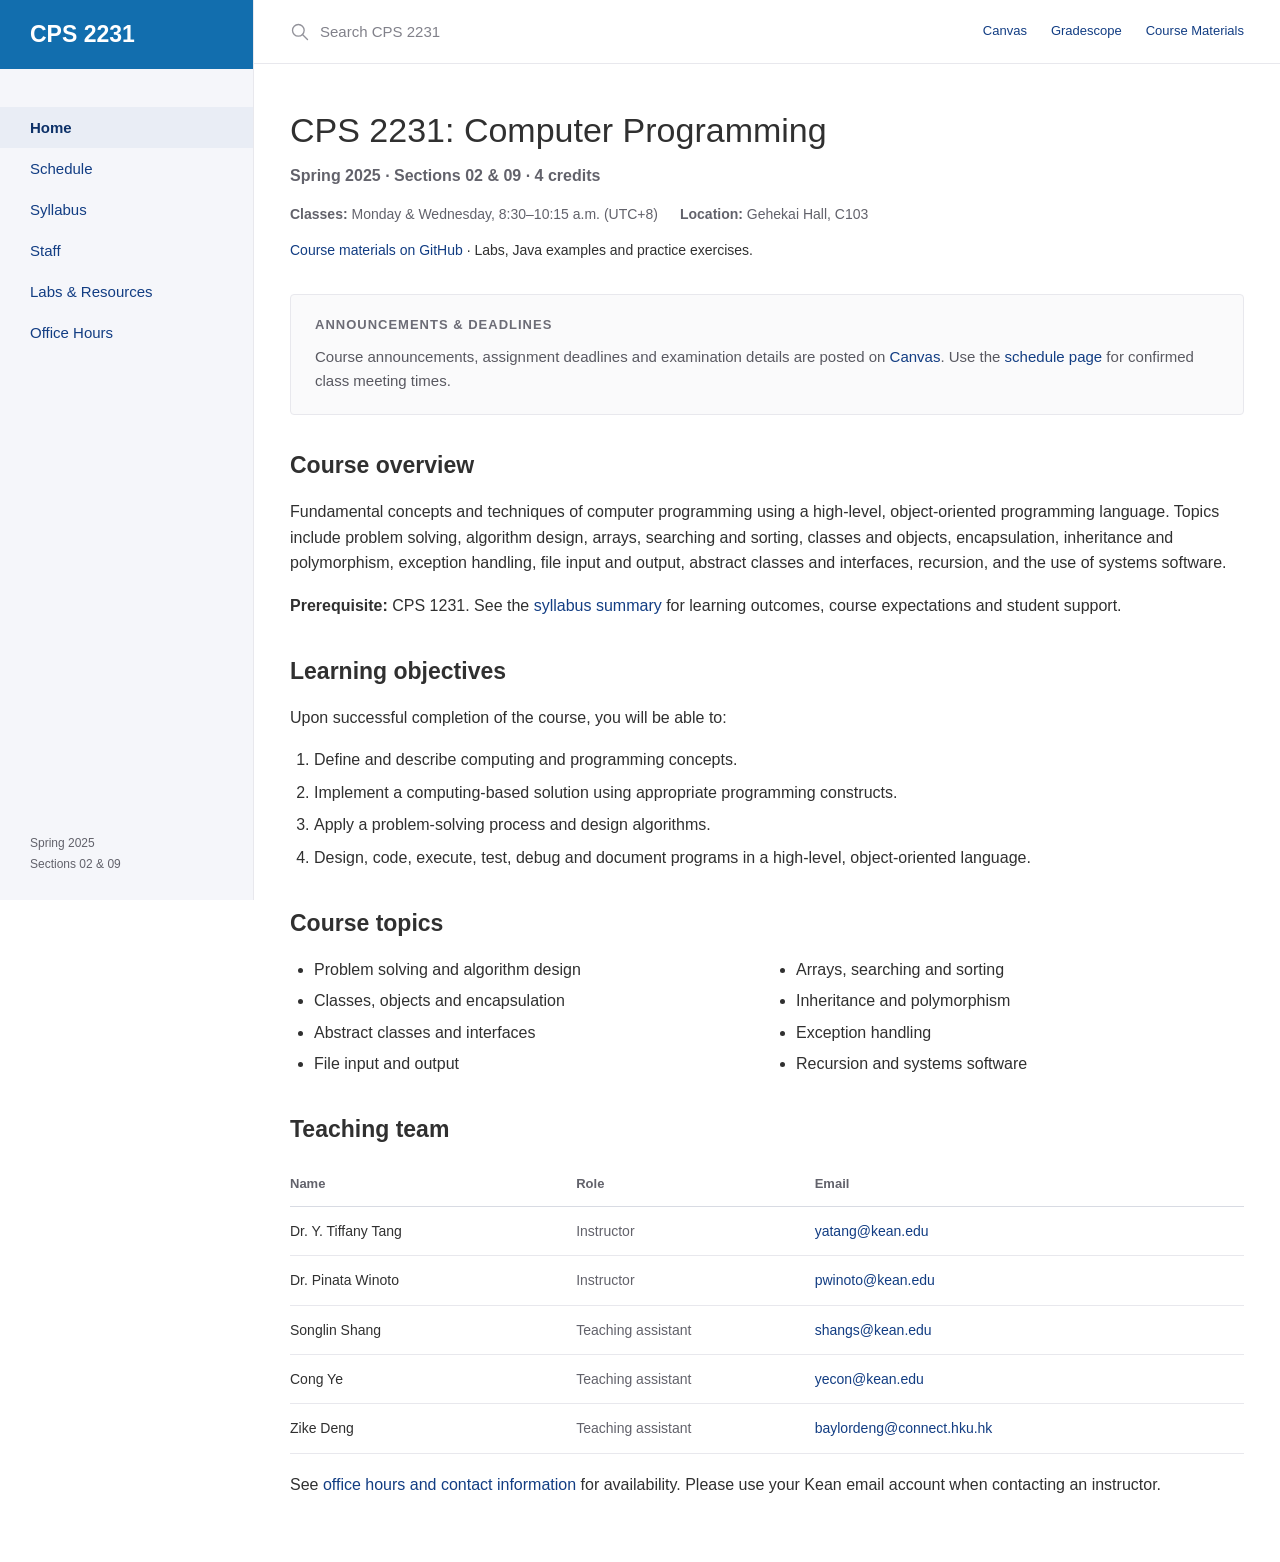
<file: index.html>
<!doctype html>
<html lang="en" id="top">
<head>
 <meta charset="utf-8">
 <meta name="viewport" content="width=device-width, initial-scale=1">
 <meta name="description" content="CPS 2231 Computer Programming course resources. Spring 2025, Sections 02 &amp; 09: syllabus, class schedule, labs and teaching contacts.">
 <meta name="theme-color" content="#ffffff">
 <title>Computer Programming | CPS 2231 · Spring 2025</title>
 <link rel="icon" href="assets/favicon.svg" type="image/svg+xml">
 <link rel="stylesheet" href="assets/site.css">
 <script src="assets/search-index.js" defer></script>
 <script src="assets/site.js" defer></script>
</head>
<body>
<a class="skip-link" href="#main">Skip to content</a>
<aside class="course-sidebar" aria-label="Course sidebar">
<div class="sidebar-heading"><a class="brand" href="index.html" aria-label="CPS 2231 course home">CPS 2231</a><button class="menu-toggle" type="button" aria-expanded="false" aria-controls="course-navigation">Menu</button></div>
<nav class="site-nav" id="course-navigation" aria-label="Main navigation"><a href="index.html" aria-current="page">Home</a><a href="calendar.html">Schedule</a><a href="syllabus.html">Syllabus</a><a href="index.html#teaching-team">Staff</a><a href="lab.html">Labs &amp; Resources</a><a href="office-hours.html">Office Hours</a></nav>
<div class="sidebar-term">Spring 2025<span>Sections 02 &amp; 09</span></div>
</aside>
<header class="topbar">
<form class="site-search" role="search" hidden data-site-root=""><label class="search-field"><svg class="icon" viewBox="0 0 24 24" aria-hidden="true"><circle cx="10" cy="10" r="7"/><path d="m15 15 6 6"/></svg><span class="sr-only">Search course pages</span><input type="search" name="q" placeholder="Search CPS 2231" autocomplete="off" aria-controls="course-search-results" aria-describedby="search-help"></label><span class="sr-only" id="search-help">Search the syllabus, schedule, laboratory resources and course contacts. Press Escape to close results.</span><div class="search-results" id="course-search-results" aria-label="Search results" hidden></div><span class="sr-only" data-search-status role="status" aria-live="polite"></span></form>
<nav class="top-links" aria-label="Course services"><a class="" href="https://kean.instructure.com/courses/36694" target="_blank" rel="noopener noreferrer">Canvas<span class="sr-only"> (opens in a new tab)</span></a><a class="" href="https://www.gradescope.com/courses/994070" target="_blank" rel="noopener noreferrer">Gradescope<span class="sr-only"> (opens in a new tab)</span></a><a class="optional-link" href="https://github.com/cps2231-course/CPS2231-Teaching-Assistant-Materials" target="_blank" rel="noopener noreferrer">Course Materials<span class="sr-only"> (opens in a new tab)</span></a></nav>
</header>
<main id="main">
<div class="container course-heading">
<h1>CPS 2231: Computer Programming</h1>
<p class="term-line">Spring 2025 · Sections 02 &amp; 09 · 4 credits</p><p class="meeting-summary"><span><strong>Classes:</strong> Monday &amp; Wednesday, 8:30–10:15 a.m. (UTC+8)</span><span><strong>Location:</strong> Gehekai Hall, C103</span></p>
<p class="course-materials"><a href="https://github.com/cps2231-course/CPS2231-Teaching-Assistant-Materials" target="_blank" rel="noopener noreferrer">Course materials on GitHub<span class="sr-only"> (opens in a new tab)</span></a> · Labs, Java examples and practice exercises.</p>
</div>
<div class="container course-layout"><div class="course-content"><section class="announcement-section" id="announcements"><h2>Announcements &amp; deadlines</h2><div class="update-note"><p>Course announcements, assignment deadlines and examination details are posted on <a href="https://kean.instructure.com/courses/36694" target="_blank" rel="noopener noreferrer">Canvas<span class="sr-only"> (opens in a new tab)</span></a>. Use the <a href="calendar.html">schedule page</a> for confirmed class meeting times.</p></div></section>
<section class="course-section" id="overview"><h2>Course overview</h2>
<p>Fundamental concepts and techniques of computer programming using a high-level, object-oriented programming language. Topics include problem solving, algorithm design, arrays, searching and sorting, classes and objects, encapsulation, inheritance and polymorphism, exception handling, file input and output, abstract classes and interfaces, recursion, and the use of systems software.</p>
<p><strong>Prerequisite:</strong> CPS 1231. See the <a href="syllabus.html">syllabus summary</a> for learning outcomes, course expectations and student support.</p></section>

<section class="course-section" id="outcomes"><h2>Learning objectives</h2><p>Upon successful completion of the course, you will be able to:</p><ol class="outcomes-list"><li>Define and describe computing and programming concepts.</li><li>Implement a computing-based solution using appropriate programming constructs.</li><li>Apply a problem-solving process and design algorithms.</li><li>Design, code, execute, test, debug and document programs in a high-level, object-oriented language.</li></ol></section>
<section class="course-section" id="topics"><h2>Course topics</h2><ul class="topics-list"><li>Problem solving and algorithm design</li><li>Arrays, searching and sorting</li><li>Classes, objects and encapsulation</li><li>Inheritance and polymorphism</li><li>Abstract classes and interfaces</li><li>Exception handling</li><li>File input and output</li><li>Recursion and systems software</li></ul></section>
<section class="course-section" id="teaching-team"><h2>Teaching team</h2><table class="staff-table"><thead><tr><th scope="col">Name</th><th scope="col">Role</th><th scope="col">Email</th></tr></thead><tbody><tr><td>Dr. Y. Tiffany Tang</td><td class="staff-role">Instructor</td><td><a href="mailto:yatang@kean.edu">yatang@kean.edu</a></td></tr><tr><td>Dr. Pinata Winoto</td><td class="staff-role">Instructor</td><td><a href="mailto:pwinoto@kean.edu">pwinoto@kean.edu</a></td></tr><tr><td>Songlin Shang</td><td class="staff-role">Teaching assistant</td><td><a href="mailto:shangs@kean.edu">shangs@kean.edu</a></td></tr><tr><td>Cong Ye</td><td class="staff-role">Teaching assistant</td><td><a href="mailto:yecon@kean.edu">yecon@kean.edu</a></td></tr><tr><td>Zike Deng</td><td class="staff-role">Teaching assistant</td><td><a href="mailto:baylordeng@connect.hku.hk">baylordeng@connect.hku.hk</a></td></tr></tbody></table><p>See <a href="office-hours.html">office hours and contact information</a> for availability. Please use your Kean email account when contacting an instructor.</p></section>
</div></div>
</main>
</body>
</html>
</file>
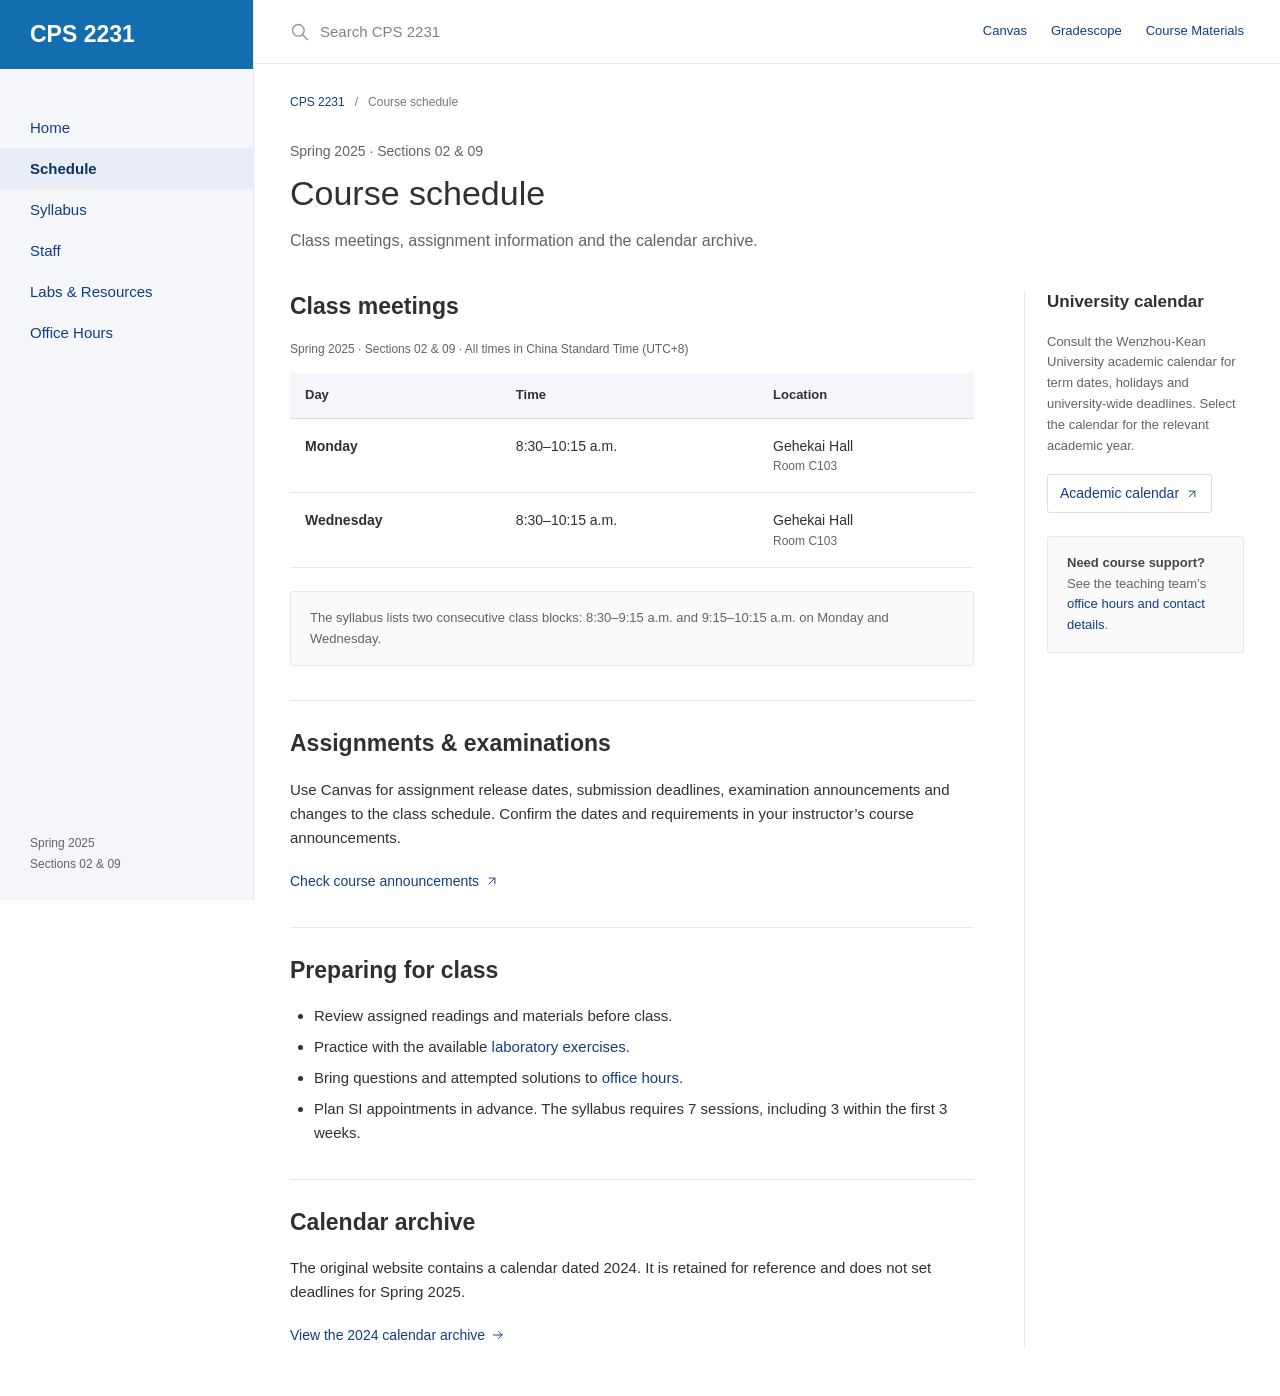
<file: calendar.html>
<!doctype html>
<html lang="en" id="top">
<head>
 <meta charset="utf-8">
 <meta name="viewport" content="width=device-width, initial-scale=1">
 <meta name="description" content="Weekly class meetings and schedule guidance for CPS 2231, Spring 2025, Sections 02 &amp; 09.">
 <meta name="theme-color" content="#ffffff">
 <title>Course Schedule | CPS 2231 · Spring 2025</title>
 <link rel="icon" href="assets/favicon.svg" type="image/svg+xml">
 <link rel="stylesheet" href="assets/site.css">
 <script src="assets/search-index.js" defer></script>
 <script src="assets/site.js" defer></script>
</head>
<body>
<a class="skip-link" href="#main">Skip to content</a>
<aside class="course-sidebar" aria-label="Course sidebar">
<div class="sidebar-heading"><a class="brand" href="index.html" aria-label="CPS 2231 course home">CPS 2231</a><button class="menu-toggle" type="button" aria-expanded="false" aria-controls="course-navigation">Menu</button></div>
<nav class="site-nav" id="course-navigation" aria-label="Main navigation"><a href="index.html">Home</a><a href="calendar.html" aria-current="page">Schedule</a><a href="syllabus.html">Syllabus</a><a href="index.html#teaching-team">Staff</a><a href="lab.html">Labs &amp; Resources</a><a href="office-hours.html">Office Hours</a></nav>
<div class="sidebar-term">Spring 2025<span>Sections 02 &amp; 09</span></div>
</aside>
<header class="topbar">
<form class="site-search" role="search" hidden data-site-root=""><label class="search-field"><svg class="icon" viewBox="0 0 24 24" aria-hidden="true"><circle cx="10" cy="10" r="7"/><path d="m15 15 6 6"/></svg><span class="sr-only">Search course pages</span><input type="search" name="q" placeholder="Search CPS 2231" autocomplete="off" aria-controls="course-search-results" aria-describedby="search-help"></label><span class="sr-only" id="search-help">Search the syllabus, schedule, laboratory resources and course contacts. Press Escape to close results.</span><div class="search-results" id="course-search-results" aria-label="Search results" hidden></div><span class="sr-only" data-search-status role="status" aria-live="polite"></span></form>
<nav class="top-links" aria-label="Course services"><a class="" href="https://kean.instructure.com/courses/36694" target="_blank" rel="noopener noreferrer">Canvas<span class="sr-only"> (opens in a new tab)</span></a><a class="" href="https://www.gradescope.com/courses/994070" target="_blank" rel="noopener noreferrer">Gradescope<span class="sr-only"> (opens in a new tab)</span></a><a class="optional-link" href="https://github.com/cps2231-course/CPS2231-Teaching-Assistant-Materials" target="_blank" rel="noopener noreferrer">Course Materials<span class="sr-only"> (opens in a new tab)</span></a></nav>
</header>
<main id="main"><section class="page-intro"><div class="container"><div class="breadcrumb"><a href="index.html">CPS 2231</a><span aria-hidden="true">/</span><span>Course schedule</span></div><p class="eyebrow">Spring 2025 · Sections 02 &amp; 09</p><h1>Course schedule</h1><p class="intro-copy">Class meetings, assignment information and the calendar archive.</p></div></section>
<div class="container page-layout"><div><section class="content-section"><p class="section-label">Weekly class meetings</p><h2>Class meetings</h2><div class="table-wrap" tabindex="0" role="region" aria-label="Weekly class meetings; scroll horizontally on small screens"><table class="schedule-table"><caption>Spring 2025 · Sections 02 &amp; 09 · All times in China Standard Time (UTC+8)</caption><thead><tr><th scope="col">Day</th><th scope="col">Time</th><th scope="col">Location</th></tr></thead><tbody><tr><td><strong>Monday</strong></td><td>8:30–10:15 a.m.</td><td>Gehekai Hall<small>Room C103</small></td></tr><tr><td><strong>Wednesday</strong></td><td>8:30–10:15 a.m.</td><td>Gehekai Hall<small>Room C103</small></td></tr></tbody></table></div><div class="info-note">The syllabus lists two consecutive class blocks: 8:30–9:15 a.m. and 9:15–10:15 a.m. on Monday and Wednesday.</div></section>
<section class="content-section"><p class="section-label">Course deadlines</p><h2>Assignments &amp; examinations</h2><p>Use Canvas for assignment release dates, submission deadlines, examination announcements and changes to the class schedule. Confirm the dates and requirements in your instructor’s course announcements.</p><a class="text-link" href="https://kean.instructure.com/courses/36694" target="_blank" rel="noopener noreferrer">Check course announcements<svg class="icon" viewBox="0 0 24 24" aria-hidden="true"><path d="M7 17 17 7M7 7h10v10"/></svg><span class="sr-only"> (opens in a new tab)</span></a></section>
<section class="content-section"><p class="section-label">Each week</p><h2>Preparing for class</h2><ul class="check-list"><li>Review assigned readings and materials before class.</li><li>Practice with the available <a href="lab.html">laboratory exercises</a>.</li><li>Bring questions and attempted solutions to <a href="office-hours.html">office hours</a>.</li><li>Plan SI appointments in advance. The syllabus requires 7 sessions, including 3 within the first 3 weeks.</li></ul></section>
<section class="content-section"><p class="section-label">Previous course material</p><h2>Calendar archive</h2><p>The original website contains a calendar dated 2024. It is retained for reference and does not set deadlines for Spring 2025.</p><a class="text-link" href="archive/calendar-2024.html">View the 2024 calendar archive <svg class="icon" viewBox="0 0 24 24" aria-hidden="true"><path d="M4 12h15m-6-6 6 6-6 6"/></svg></a></section>
</div><aside class="page-aside"><p class="section-label">Important dates</p><h2>University calendar</h2><p>Consult the Wenzhou-Kean University academic calendar for term dates, holidays and university-wide deadlines. Select the calendar for the relevant academic year.</p><a class="button button-navy" href="https://www.wku.edu.cn/en/academics/academic-calendar" target="_blank" rel="noopener noreferrer">Academic calendar<svg class="icon" viewBox="0 0 24 24" aria-hidden="true"><path d="M7 17 17 7M7 7h10v10"/></svg><span class="sr-only"> (opens in a new tab)</span></a><div class="info-note"><strong>Need course support?</strong><p>See the teaching team’s <a href="office-hours.html">office hours and contact details</a>.</p></div></aside></div></main>
</body>
</html>
</file>
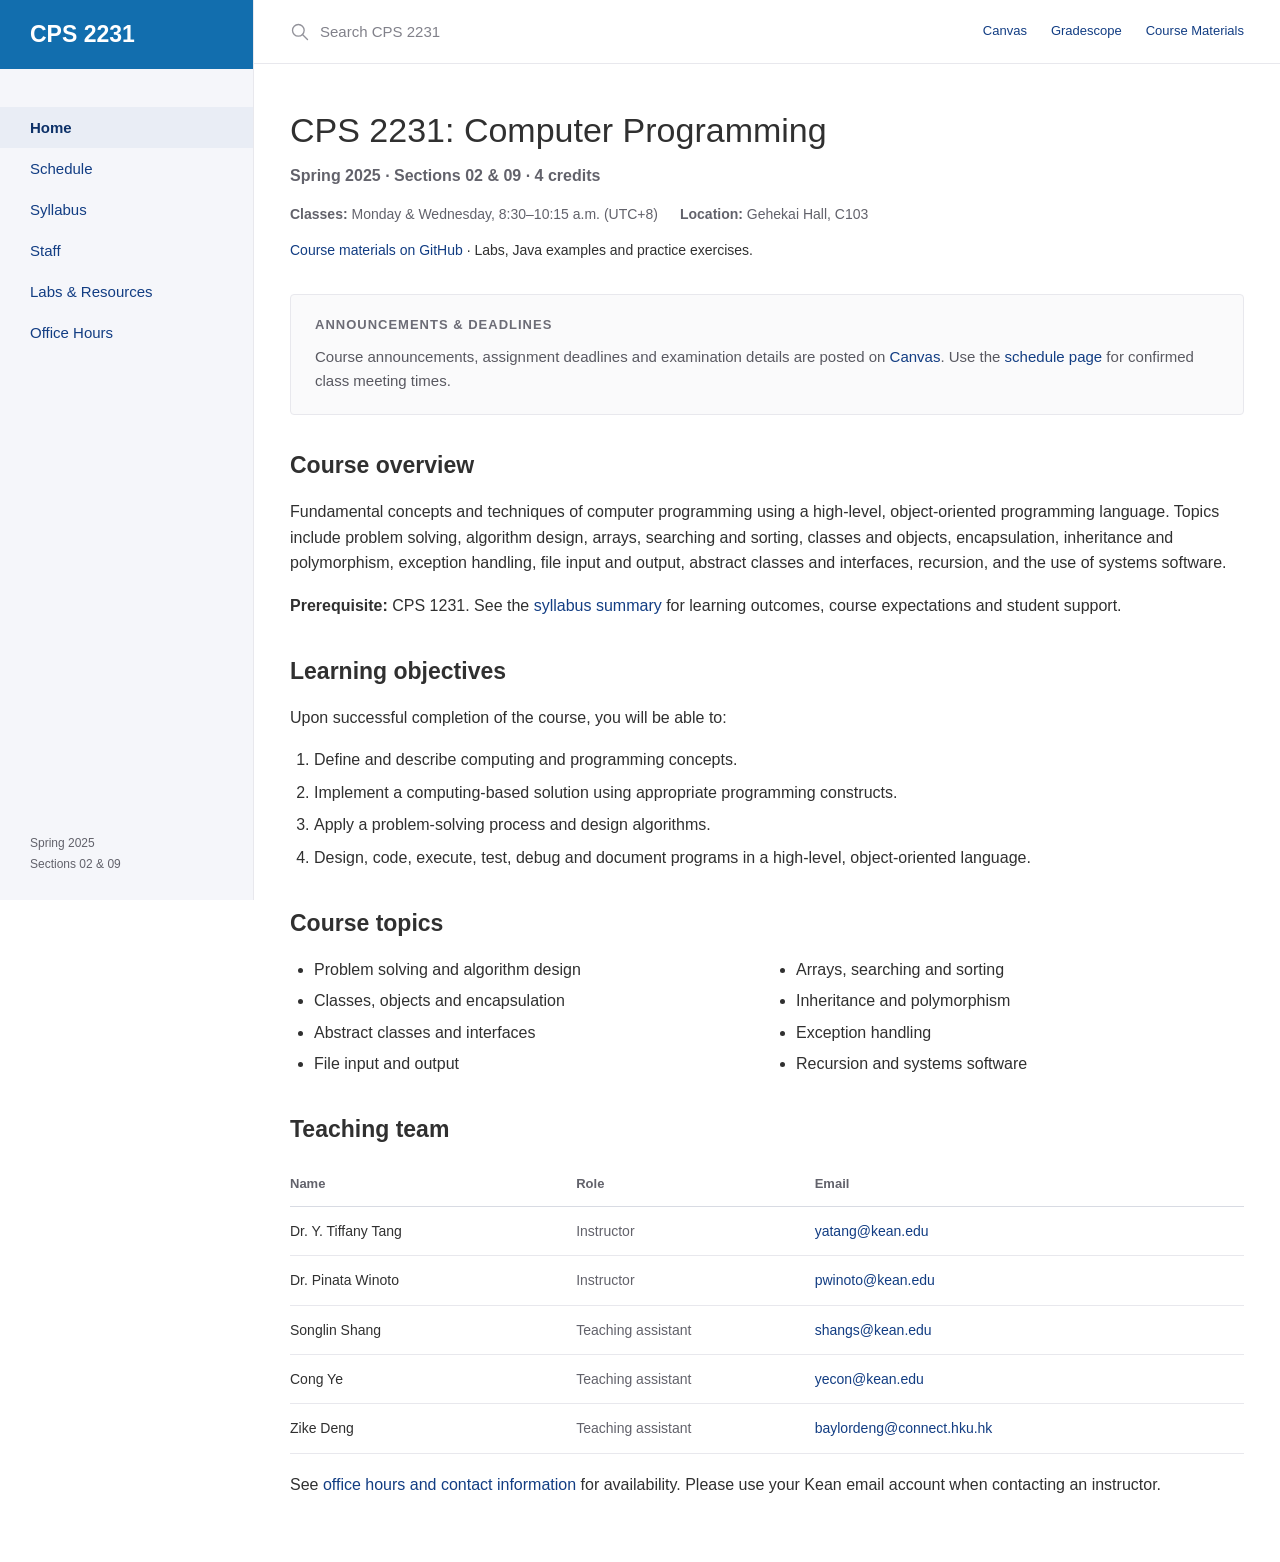
<file: home.html>
<!doctype html>
<html lang="en"><head><meta charset="utf-8"><meta name="viewport" content="width=device-width, initial-scale=1"><meta http-equiv="refresh" content="0; url=index.html"><title>CPS 2231 · Computer Programming</title><link rel="stylesheet" href="assets/site.css"></head><body><main class="container section"><h1>Computer Programming</h1><p>The course homepage is now at <a href="index.html">the course overview</a>.</p></main><script>window.location.replace('index.html' + window.location.search + window.location.hash);</script></body></html>
</file>
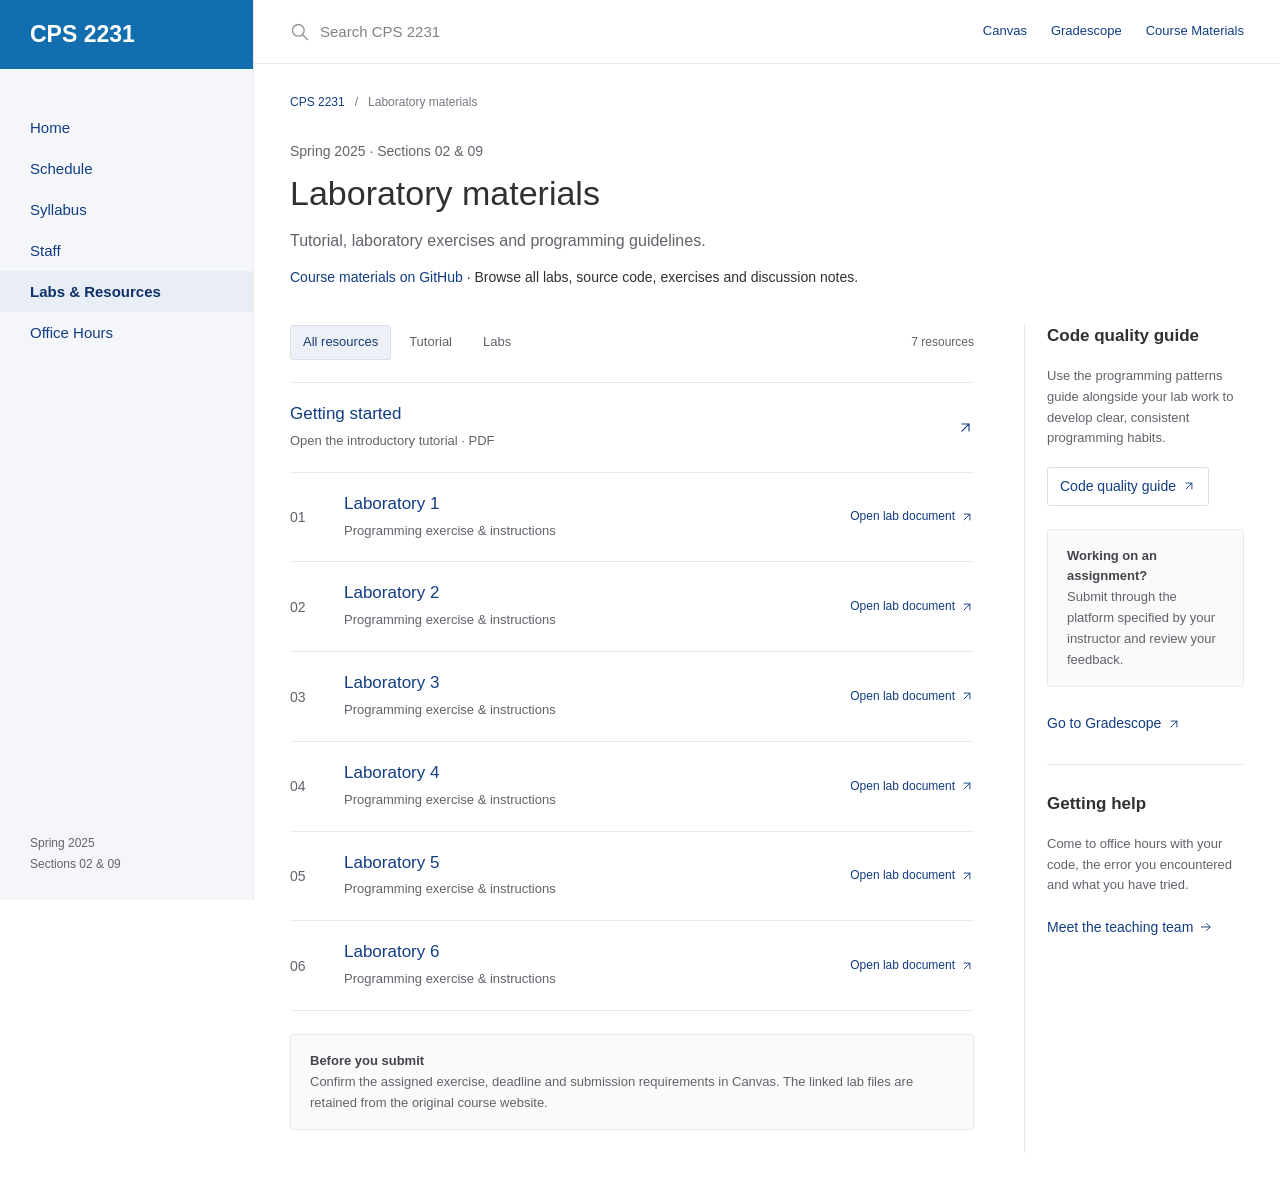
<file: lab.html>
<!doctype html>
<html lang="en" id="top">
<head>
 <meta charset="utf-8">
 <meta name="viewport" content="width=device-width, initial-scale=1">
 <meta name="description" content="Programming labs, introductory tutorial and code quality guide for CPS 2231 Computer Programming.">
 <meta name="theme-color" content="#ffffff">
 <title>Laboratory Materials | CPS 2231 · Spring 2025</title>
 <link rel="icon" href="assets/favicon.svg" type="image/svg+xml">
 <link rel="stylesheet" href="assets/site.css">
 <script src="assets/search-index.js" defer></script>
 <script src="assets/site.js" defer></script>
</head>
<body>
<a class="skip-link" href="#main">Skip to content</a>
<aside class="course-sidebar" aria-label="Course sidebar">
<div class="sidebar-heading"><a class="brand" href="index.html" aria-label="CPS 2231 course home">CPS 2231</a><button class="menu-toggle" type="button" aria-expanded="false" aria-controls="course-navigation">Menu</button></div>
<nav class="site-nav" id="course-navigation" aria-label="Main navigation"><a href="index.html">Home</a><a href="calendar.html">Schedule</a><a href="syllabus.html">Syllabus</a><a href="index.html#teaching-team">Staff</a><a href="lab.html" aria-current="page">Labs &amp; Resources</a><a href="office-hours.html">Office Hours</a></nav>
<div class="sidebar-term">Spring 2025<span>Sections 02 &amp; 09</span></div>
</aside>
<header class="topbar">
<form class="site-search" role="search" hidden data-site-root=""><label class="search-field"><svg class="icon" viewBox="0 0 24 24" aria-hidden="true"><circle cx="10" cy="10" r="7"/><path d="m15 15 6 6"/></svg><span class="sr-only">Search course pages</span><input type="search" name="q" placeholder="Search CPS 2231" autocomplete="off" aria-controls="course-search-results" aria-describedby="search-help"></label><span class="sr-only" id="search-help">Search the syllabus, schedule, laboratory resources and course contacts. Press Escape to close results.</span><div class="search-results" id="course-search-results" aria-label="Search results" hidden></div><span class="sr-only" data-search-status role="status" aria-live="polite"></span></form>
<nav class="top-links" aria-label="Course services"><a class="" href="https://kean.instructure.com/courses/36694" target="_blank" rel="noopener noreferrer">Canvas<span class="sr-only"> (opens in a new tab)</span></a><a class="" href="https://www.gradescope.com/courses/994070" target="_blank" rel="noopener noreferrer">Gradescope<span class="sr-only"> (opens in a new tab)</span></a><a class="optional-link" href="https://github.com/cps2231-course/CPS2231-Teaching-Assistant-Materials" target="_blank" rel="noopener noreferrer">Course Materials<span class="sr-only"> (opens in a new tab)</span></a></nav>
</header>
<main id="main"><section class="page-intro"><div class="container"><div class="breadcrumb"><a href="index.html">CPS 2231</a><span aria-hidden="true">/</span><span>Laboratory materials</span></div><p class="eyebrow">Spring 2025 · Sections 02 &amp; 09</p><h1>Laboratory materials</h1><p class="intro-copy">Tutorial, laboratory exercises and programming guidelines.</p><p class="course-materials" id="course-materials"><a href="https://github.com/cps2231-course/CPS2231-Teaching-Assistant-Materials" target="_blank" rel="noopener noreferrer">Course materials on GitHub<span class="sr-only"> (opens in a new tab)</span></a> · Browse all labs, source code, exercises and discussion notes.</p></div></section>
<div class="container page-layout"><div><div class="lab-toolbar" data-resource-controls hidden><div class="filter-group" role="group" aria-label="Filter lab resources"><button class="filter-button" type="button" data-filter="all" aria-pressed="true">All resources</button><button class="filter-button" type="button" data-filter="tutorial" aria-pressed="false">Tutorial</button><button class="filter-button" type="button" data-filter="lab" aria-pressed="false">Labs</button></div><span class="resource-count" data-resource-count role="status" aria-live="polite">7 resources</span></div>
<a class="lab-feature" data-resource="tutorial" href="https://github.com/cps2231-course/CPS2231-Teaching-Assistant-Materials/blob/main/CPS%202231%20Labs/Lab0/Tutorial.pdf" target="_blank" rel="noopener noreferrer"><svg class="icon" viewBox="0 0 24 24" aria-hidden="true"><path d="M12 5v15M3 4h5a4 4 0 0 1 4 2 4 4 0 0 1 4-2h5v15h-5a4 4 0 0 0-4 2 4 4 0 0 0-4-2H3Z"/></svg><div><p class="section-label">Begin here · Lab 00</p><h2>Getting started</h2><p>Open the introductory tutorial · PDF</p></div><svg class="icon" viewBox="0 0 24 24" aria-hidden="true"><path d="M7 17 17 7M7 7h10v10"/></svg><span class="sr-only"> (opens in a new tab)</span></a>
<div class="lab-grid"><a class="lab-card" data-resource="lab" href="https://github.com/cps2231-course/CPS2231-Teaching-Assistant-Materials/blob/main/CPS%202231%20Labs/Lab1/Lab1.pdf" target="_blank" rel="noopener noreferrer"><div class="lab-card-top"><span class="lab-number">01</span><span class="file-type">PDF</span></div><h2>Laboratory 1</h2><p>Programming exercise &amp; instructions</p><div class="lab-card-bottom">Open lab document <svg class="icon" viewBox="0 0 24 24" aria-hidden="true"><path d="M7 17 17 7M7 7h10v10"/></svg></div><span class="sr-only"> (opens in a new tab)</span></a><a class="lab-card" data-resource="lab" href="https://github.com/cps2231-course/CPS2231-Teaching-Assistant-Materials/blob/main/CPS%202231%20Labs/Lab2/Lab2.pdf" target="_blank" rel="noopener noreferrer"><div class="lab-card-top"><span class="lab-number">02</span><span class="file-type">PDF</span></div><h2>Laboratory 2</h2><p>Programming exercise &amp; instructions</p><div class="lab-card-bottom">Open lab document <svg class="icon" viewBox="0 0 24 24" aria-hidden="true"><path d="M7 17 17 7M7 7h10v10"/></svg></div><span class="sr-only"> (opens in a new tab)</span></a><a class="lab-card" data-resource="lab" href="https://github.com/cps2231-course/CPS2231-Teaching-Assistant-Materials/blob/main/CPS%202231%20Labs/Lab3/Lab3.pdf" target="_blank" rel="noopener noreferrer"><div class="lab-card-top"><span class="lab-number">03</span><span class="file-type">PDF</span></div><h2>Laboratory 3</h2><p>Programming exercise &amp; instructions</p><div class="lab-card-bottom">Open lab document <svg class="icon" viewBox="0 0 24 24" aria-hidden="true"><path d="M7 17 17 7M7 7h10v10"/></svg></div><span class="sr-only"> (opens in a new tab)</span></a><a class="lab-card" data-resource="lab" href="https://github.com/cps2231-course/CPS2231-Teaching-Assistant-Materials/blob/main/CPS%202231%20Labs/Lab4/Lab4.pdf" target="_blank" rel="noopener noreferrer"><div class="lab-card-top"><span class="lab-number">04</span><span class="file-type">PDF</span></div><h2>Laboratory 4</h2><p>Programming exercise &amp; instructions</p><div class="lab-card-bottom">Open lab document <svg class="icon" viewBox="0 0 24 24" aria-hidden="true"><path d="M7 17 17 7M7 7h10v10"/></svg></div><span class="sr-only"> (opens in a new tab)</span></a><a class="lab-card" data-resource="lab" href="https://github.com/cps2231-course/CPS2231-Teaching-Assistant-Materials/blob/main/CPS%202231%20Labs/Lab5/Lab5.pdf" target="_blank" rel="noopener noreferrer"><div class="lab-card-top"><span class="lab-number">05</span><span class="file-type">PDF</span></div><h2>Laboratory 5</h2><p>Programming exercise &amp; instructions</p><div class="lab-card-bottom">Open lab document <svg class="icon" viewBox="0 0 24 24" aria-hidden="true"><path d="M7 17 17 7M7 7h10v10"/></svg></div><span class="sr-only"> (opens in a new tab)</span></a><a class="lab-card" data-resource="lab" href="https://github.com/cps2231-course/CPS2231-Teaching-Assistant-Materials/blob/main/CPS%202231%20Labs/Lab6/Lab6.pdf" target="_blank" rel="noopener noreferrer"><div class="lab-card-top"><span class="lab-number">06</span><span class="file-type">PDF</span></div><h2>Laboratory 6</h2><p>Programming exercise &amp; instructions</p><div class="lab-card-bottom">Open lab document <svg class="icon" viewBox="0 0 24 24" aria-hidden="true"><path d="M7 17 17 7M7 7h10v10"/></svg></div><span class="sr-only"> (opens in a new tab)</span></a></div>
<div class="info-note"><strong>Before you submit</strong><p>Confirm the assigned exercise, deadline and submission requirements in Canvas. The linked lab files are retained from the original course website.</p></div></div>
<aside class="page-aside"><p class="section-label">Write with care</p><h2>Code quality guide</h2><p>Use the programming patterns guide alongside your lab work to develop clear, consistent programming habits.</p><a class="button button-navy" href="https://github.com/cps2231-course/CPS2231-Teaching-Assistant-Materials/blob/main/Materials/Programming%20Pattern.pdf" target="_blank" rel="noopener noreferrer">Code quality guide<svg class="icon" viewBox="0 0 24 24" aria-hidden="true"><path d="M7 17 17 7M7 7h10v10"/></svg><span class="sr-only"> (opens in a new tab)</span></a><div class="info-note"><strong>Working on an assignment?</strong><p>Submit through the platform specified by your instructor and review your feedback.</p></div><a class="text-link" href="https://www.gradescope.com/courses/994070" target="_blank" rel="noopener noreferrer">Go to Gradescope<svg class="icon" viewBox="0 0 24 24" aria-hidden="true"><path d="M7 17 17 7M7 7h10v10"/></svg><span class="sr-only"> (opens in a new tab)</span></a><hr class="aside-rule"><h2>Getting help</h2><p>Come to office hours with your code, the error you encountered and what you have tried.</p><a class="text-link" href="office-hours.html">Meet the teaching team <svg class="icon" viewBox="0 0 24 24" aria-hidden="true"><path d="M4 12h15m-6-6 6 6-6 6"/></svg></a></aside></div></main>
</body>
</html>
</file>
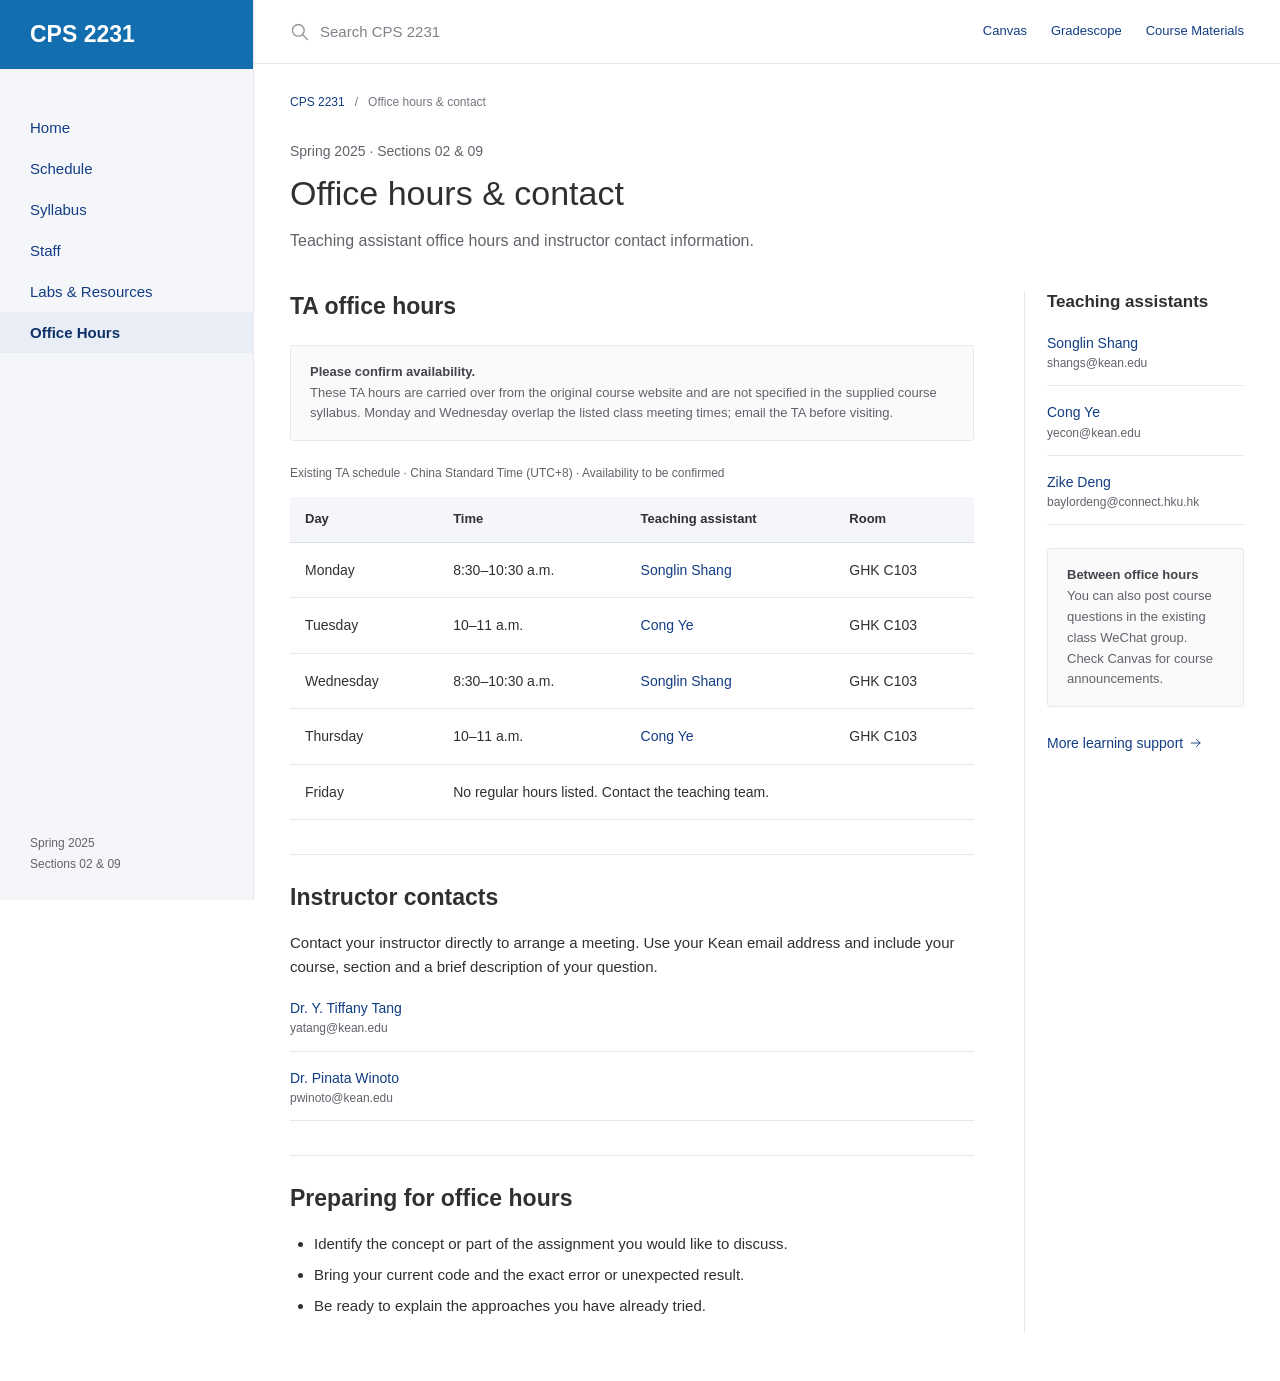
<file: office-hours.html>
<!doctype html>
<html lang="en" id="top">
<head>
 <meta charset="utf-8">
 <meta name="viewport" content="width=device-width, initial-scale=1">
 <meta name="description" content="Instructor and teaching assistant contacts and office hours for CPS 2231 Computer Programming.">
 <meta name="theme-color" content="#ffffff">
 <title>Office Hours & Contact | CPS 2231 · Spring 2025</title>
 <link rel="icon" href="assets/favicon.svg" type="image/svg+xml">
 <link rel="stylesheet" href="assets/site.css">
 <script src="assets/search-index.js" defer></script>
 <script src="assets/site.js" defer></script>
</head>
<body>
<a class="skip-link" href="#main">Skip to content</a>
<aside class="course-sidebar" aria-label="Course sidebar">
<div class="sidebar-heading"><a class="brand" href="index.html" aria-label="CPS 2231 course home">CPS 2231</a><button class="menu-toggle" type="button" aria-expanded="false" aria-controls="course-navigation">Menu</button></div>
<nav class="site-nav" id="course-navigation" aria-label="Main navigation"><a href="index.html">Home</a><a href="calendar.html">Schedule</a><a href="syllabus.html">Syllabus</a><a href="index.html#teaching-team">Staff</a><a href="lab.html">Labs &amp; Resources</a><a href="office-hours.html" aria-current="page">Office Hours</a></nav>
<div class="sidebar-term">Spring 2025<span>Sections 02 &amp; 09</span></div>
</aside>
<header class="topbar">
<form class="site-search" role="search" hidden data-site-root=""><label class="search-field"><svg class="icon" viewBox="0 0 24 24" aria-hidden="true"><circle cx="10" cy="10" r="7"/><path d="m15 15 6 6"/></svg><span class="sr-only">Search course pages</span><input type="search" name="q" placeholder="Search CPS 2231" autocomplete="off" aria-controls="course-search-results" aria-describedby="search-help"></label><span class="sr-only" id="search-help">Search the syllabus, schedule, laboratory resources and course contacts. Press Escape to close results.</span><div class="search-results" id="course-search-results" aria-label="Search results" hidden></div><span class="sr-only" data-search-status role="status" aria-live="polite"></span></form>
<nav class="top-links" aria-label="Course services"><a class="" href="https://kean.instructure.com/courses/36694" target="_blank" rel="noopener noreferrer">Canvas<span class="sr-only"> (opens in a new tab)</span></a><a class="" href="https://www.gradescope.com/courses/994070" target="_blank" rel="noopener noreferrer">Gradescope<span class="sr-only"> (opens in a new tab)</span></a><a class="optional-link" href="https://github.com/cps2231-course/CPS2231-Teaching-Assistant-Materials" target="_blank" rel="noopener noreferrer">Course Materials<span class="sr-only"> (opens in a new tab)</span></a></nav>
</header>
<main id="main"><section class="page-intro"><div class="container"><div class="breadcrumb"><a href="index.html">CPS 2231</a><span aria-hidden="true">/</span><span>Office hours & contact</span></div><p class="eyebrow">Spring 2025 · Sections 02 &amp; 09</p><h1>Office hours & contact</h1><p class="intro-copy">Teaching assistant office hours and instructor contact information.</p></div></section>
<div class="container page-layout"><div><section class="content-section"><p class="section-label">Teaching assistant support</p><h2>TA office hours</h2><div class="info-note"><strong>Please confirm availability.</strong><p>These TA hours are carried over from the original course website and are not specified in the supplied course syllabus. Monday and Wednesday overlap the listed class meeting times; email the TA before visiting.</p></div><div class="table-wrap" tabindex="0" role="region" aria-label="Teaching assistant office hours; scroll horizontally on small screens"><table class="schedule-table"><caption>Existing TA schedule · China Standard Time (UTC+8) · Availability to be confirmed</caption><thead><tr><th scope="col">Day</th><th scope="col">Time</th><th scope="col">Teaching assistant</th><th scope="col">Room</th></tr></thead><tbody><tr><td>Monday</td><td>8:30–10:30 a.m.</td><td><a href="mailto:shangs@kean.edu">Songlin Shang</a></td><td>GHK C103</td></tr><tr><td>Tuesday</td><td>10–11 a.m.</td><td><a href="mailto:yecon@kean.edu">Cong Ye</a></td><td>GHK C103</td></tr><tr><td>Wednesday</td><td>8:30–10:30 a.m.</td><td><a href="mailto:shangs@kean.edu">Songlin Shang</a></td><td>GHK C103</td></tr><tr><td>Thursday</td><td>10–11 a.m.</td><td><a href="mailto:yecon@kean.edu">Cong Ye</a></td><td>GHK C103</td></tr><tr><td>Friday</td><td colspan="3">No regular hours listed. Contact the teaching team.</td></tr></tbody></table></div></section>
<section class="content-section"><p class="section-label">Get in touch</p><h2>Instructor contacts</h2><p>Contact your instructor directly to arrange a meeting. Use your Kean email address and include your course, section and a brief description of your question.</p><div class="contact-links"><a class="contact-link" href="mailto:yatang@kean.edu"><strong>Dr. Y. Tiffany Tang</strong><span>yatang@kean.edu</span></a><a class="contact-link" href="mailto:pwinoto@kean.edu"><strong>Dr. Pinata Winoto</strong><span>pwinoto@kean.edu</span></a></div></section>
<section class="content-section"><p class="section-label">Before your visit</p><h2>Preparing for office hours</h2><ul class="check-list"><li>Identify the concept or part of the assignment you would like to discuss.</li><li>Bring your current code and the exact error or unexpected result.</li><li>Be ready to explain the approaches you have already tried.</li></ul></section></div>
<aside class="page-aside"><p class="section-label">Teaching assistants</p><h2>Teaching assistants</h2><div class="contact-links"><a class="contact-link" href="mailto:shangs@kean.edu"><strong>Songlin Shang</strong><span>shangs@kean.edu</span></a><a class="contact-link" href="mailto:yecon@kean.edu"><strong>Cong Ye</strong><span>yecon@kean.edu</span></a><a class="contact-link" href="mailto:baylordeng@connect.hku.hk"><strong>Zike Deng</strong><span>baylordeng@connect.hku.hk</span></a></div><div class="info-note"><strong>Between office hours</strong><p>You can also post course questions in the existing class WeChat group. Check Canvas for course announcements.</p></div><a class="text-link" href="syllabus.html#student-support">More learning support <svg class="icon" viewBox="0 0 24 24" aria-hidden="true"><path d="M4 12h15m-6-6 6 6-6 6"/></svg></a></aside></div></main>
</body>
</html>
</file>
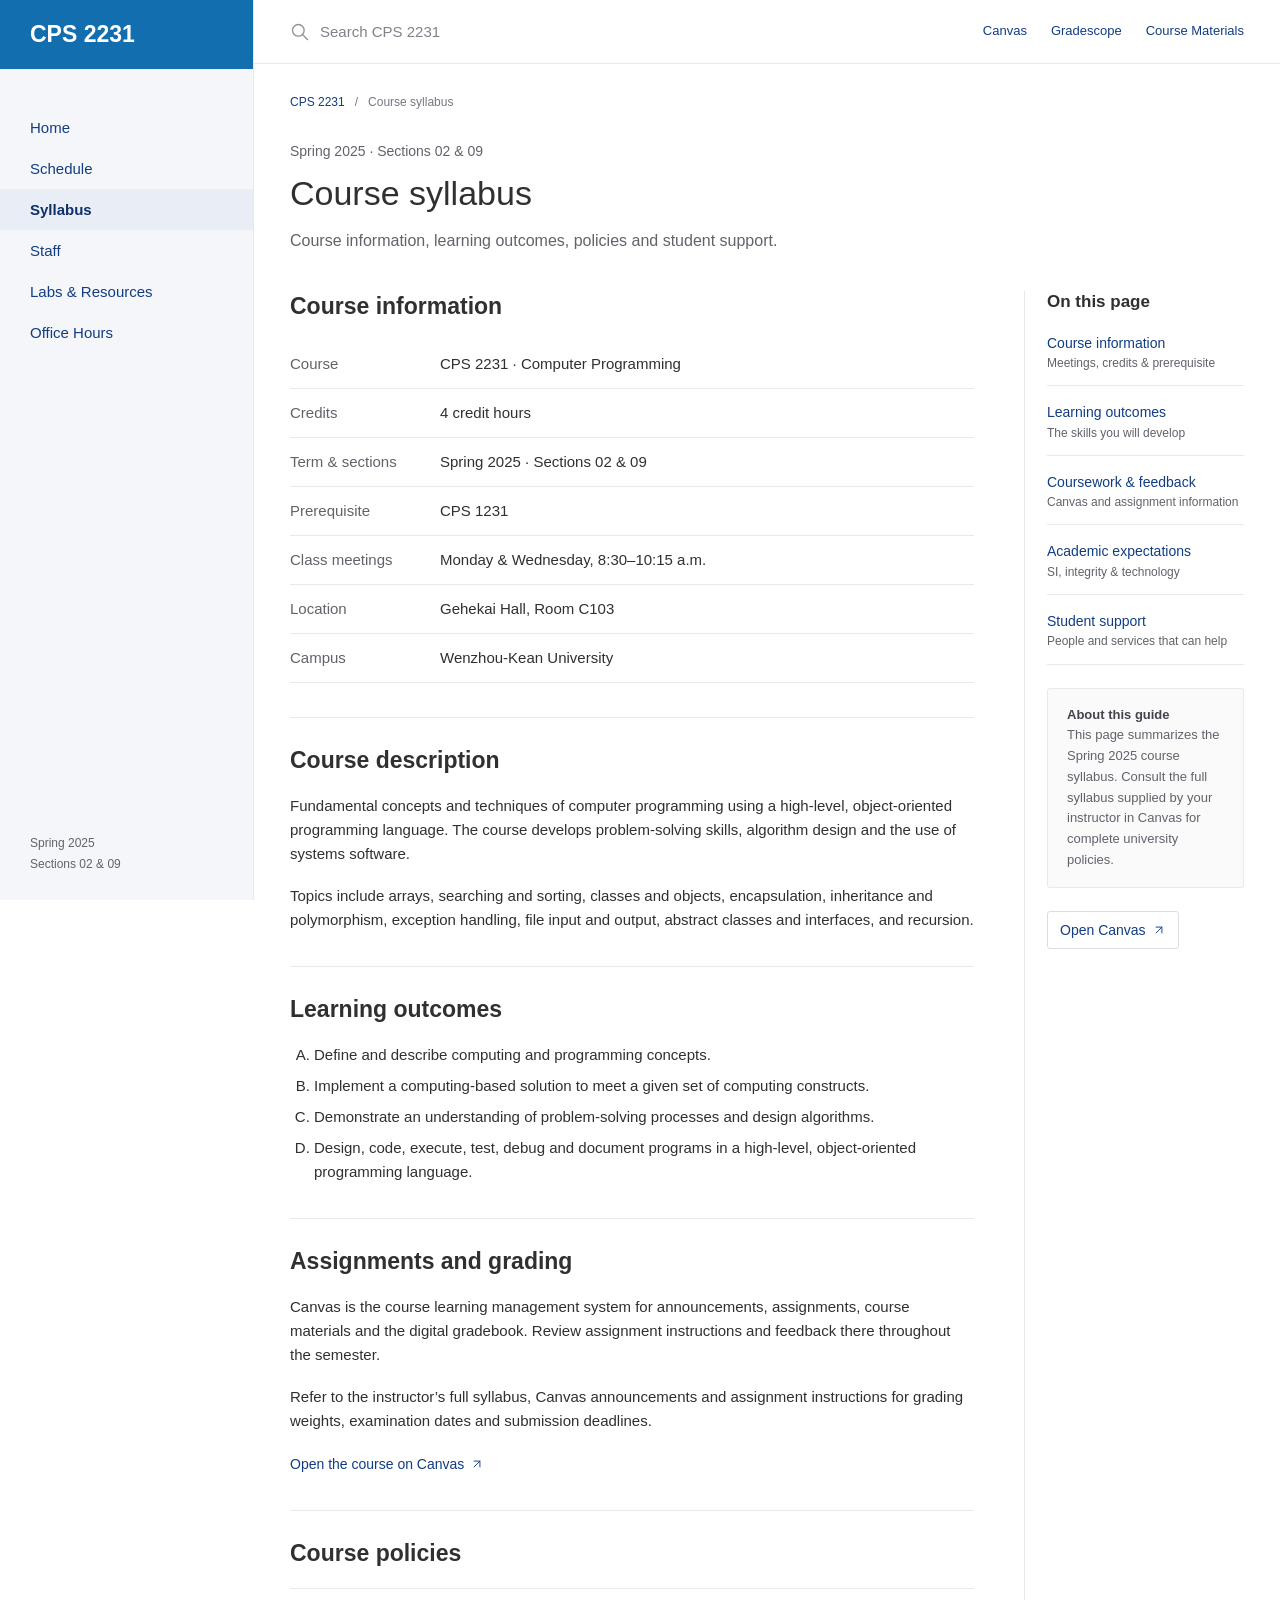
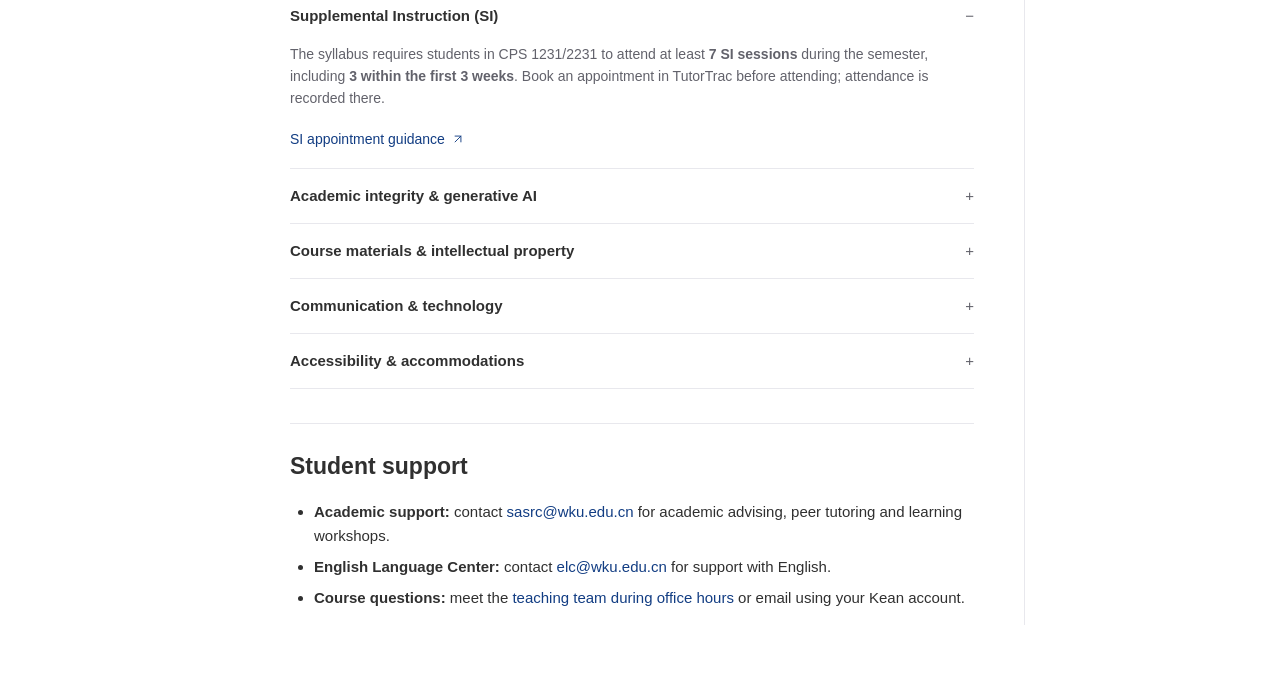
<file: syllabus.html>
<!doctype html>
<html lang="en" id="top">
<head>
 <meta charset="utf-8">
 <meta name="viewport" content="width=device-width, initial-scale=1">
 <meta name="description" content="Learning outcomes, course information and academic expectations for CPS 2231, Spring 2025, Sections 02 &amp; 09.">
 <meta name="theme-color" content="#ffffff">
 <title>Course Syllabus | CPS 2231 · Spring 2025</title>
 <link rel="icon" href="assets/favicon.svg" type="image/svg+xml">
 <link rel="stylesheet" href="assets/site.css">
 <script src="assets/search-index.js" defer></script>
 <script src="assets/site.js" defer></script>
</head>
<body>
<a class="skip-link" href="#main">Skip to content</a>
<aside class="course-sidebar" aria-label="Course sidebar">
<div class="sidebar-heading"><a class="brand" href="index.html" aria-label="CPS 2231 course home">CPS 2231</a><button class="menu-toggle" type="button" aria-expanded="false" aria-controls="course-navigation">Menu</button></div>
<nav class="site-nav" id="course-navigation" aria-label="Main navigation"><a href="index.html">Home</a><a href="calendar.html">Schedule</a><a href="syllabus.html" aria-current="page">Syllabus</a><a href="index.html#teaching-team">Staff</a><a href="lab.html">Labs &amp; Resources</a><a href="office-hours.html">Office Hours</a></nav>
<div class="sidebar-term">Spring 2025<span>Sections 02 &amp; 09</span></div>
</aside>
<header class="topbar">
<form class="site-search" role="search" hidden data-site-root=""><label class="search-field"><svg class="icon" viewBox="0 0 24 24" aria-hidden="true"><circle cx="10" cy="10" r="7"/><path d="m15 15 6 6"/></svg><span class="sr-only">Search course pages</span><input type="search" name="q" placeholder="Search CPS 2231" autocomplete="off" aria-controls="course-search-results" aria-describedby="search-help"></label><span class="sr-only" id="search-help">Search the syllabus, schedule, laboratory resources and course contacts. Press Escape to close results.</span><div class="search-results" id="course-search-results" aria-label="Search results" hidden></div><span class="sr-only" data-search-status role="status" aria-live="polite"></span></form>
<nav class="top-links" aria-label="Course services"><a class="" href="https://kean.instructure.com/courses/36694" target="_blank" rel="noopener noreferrer">Canvas<span class="sr-only"> (opens in a new tab)</span></a><a class="" href="https://www.gradescope.com/courses/994070" target="_blank" rel="noopener noreferrer">Gradescope<span class="sr-only"> (opens in a new tab)</span></a><a class="optional-link" href="https://github.com/cps2231-course/CPS2231-Teaching-Assistant-Materials" target="_blank" rel="noopener noreferrer">Course Materials<span class="sr-only"> (opens in a new tab)</span></a></nav>
</header>
<main id="main"><section class="page-intro"><div class="container"><div class="breadcrumb"><a href="index.html">CPS 2231</a><span aria-hidden="true">/</span><span>Course syllabus</span></div><p class="eyebrow">Spring 2025 · Sections 02 &amp; 09</p><h1>Course syllabus</h1><p class="intro-copy">Course information, learning outcomes, policies and student support.</p></div></section>
<div class="container page-layout"><div>
<section class="content-section" id="course-information"><p class="section-label">The essentials</p><h2>Course information</h2><dl class="definition-list"><div><dt>Course</dt><dd>CPS 2231 · Computer Programming</dd></div><div><dt>Credits</dt><dd>4 credit hours</dd></div><div><dt>Term &amp; sections</dt><dd>Spring 2025 · Sections 02 &amp; 09</dd></div><div><dt>Prerequisite</dt><dd>CPS 1231</dd></div><div><dt>Class meetings</dt><dd>Monday &amp; Wednesday, 8:30–10:15 a.m.</dd></div><div><dt>Location</dt><dd>Gehekai Hall, Room C103</dd></div><div><dt>Campus</dt><dd>Wenzhou-Kean University</dd></div></dl></section>
<section class="content-section" id="description"><p class="section-label">Course description</p><h2>Course description</h2><p>Fundamental concepts and techniques of computer programming using a high-level, object-oriented programming language. The course develops problem-solving skills, algorithm design and the use of systems software.</p><p>Topics include arrays, searching and sorting, classes and objects, encapsulation, inheritance and polymorphism, exception handling, file input and output, abstract classes and interfaces, and recursion.</p></section>
<section class="content-section" id="learning-outcomes"><p class="section-label">Student learning outcomes</p><h2>Learning outcomes</h2><ol class="syllabus-outcomes"><li>Define and describe computing and programming concepts.</li><li>Implement a computing-based solution to meet a given set of computing constructs.</li><li>Demonstrate an understanding of problem-solving processes and design algorithms.</li><li>Design, code, execute, test, debug and document programs in a high-level, object-oriented programming language.</li></ol></section>
<section class="content-section" id="assessment"><p class="section-label">Coursework &amp; feedback</p><h2>Assignments and grading</h2><p>Canvas is the course learning management system for announcements, assignments, course materials and the digital gradebook. Review assignment instructions and feedback there throughout the semester.</p><p>Refer to the instructor’s full syllabus, Canvas announcements and assignment instructions for grading weights, examination dates and submission deadlines.</p><a class="text-link" href="https://kean.instructure.com/courses/36694" target="_blank" rel="noopener noreferrer">Open the course on Canvas<svg class="icon" viewBox="0 0 24 24" aria-hidden="true"><path d="M7 17 17 7M7 7h10v10"/></svg><span class="sr-only"> (opens in a new tab)</span></a></section>
<section class="content-section" id="policies"><p class="section-label">Academic expectations</p><h2>Course policies</h2>
<details class="policy" open><summary>Supplemental Instruction (SI)</summary><p>The syllabus requires students in CPS 1231/2231 to attend at least <strong>7 SI sessions</strong> during the semester, including <strong>3 within the first 3 weeks</strong>. Book an appointment in TutorTrac before attending; attendance is recorded there.</p><p><a class="text-link" href="https://www.kean.edu/frequently-asked-si-questions" target="_blank" rel="noopener noreferrer">SI appointment guidance<svg class="icon" viewBox="0 0 24 24" aria-hidden="true"><path d="M7 17 17 7M7 7h10v10"/></svg><span class="sr-only"> (opens in a new tab)</span></a></p></details>
<details class="policy"><summary>Academic integrity &amp; generative AI</summary><p>AI-generated content must not be presented as original student work. Where the instructor permits AI use, acknowledge and cite it, and take responsibility for the accuracy and appropriateness of submitted work. Follow any additional assignment-specific rules.</p><p><a class="text-link" href="https://www.kean.edu/academic-integrity" target="_blank" rel="noopener noreferrer">University academic integrity policy<svg class="icon" viewBox="0 0 24 24" aria-hidden="true"><path d="M7 17 17 7M7 7h10v10"/></svg><span class="sr-only"> (opens in a new tab)</span></a></p></details>
<details class="policy"><summary>Course materials &amp; intellectual property</summary><p>The syllabus limits class materials to the personal use of registered students during the semester. Do not publicly post or distribute homework, programs or other classwork. Follow the instructor’s permissions for each resource.</p></details>
<details class="policy"><summary>Communication &amp; technology</summary><p>Use a valid Kean email account when contacting your instructor, and check Canvas regularly. For account or technology issues, contact <a href="mailto:ithelpdesk@wku.edu.cn">ithelpdesk@wku.edu.cn</a>.</p></details>
<details class="policy"><summary>Accessibility &amp; accommodations</summary><p>Students who need instructional accommodations should notify the instructor as soon as possible and no later than the second week of the term. Contact <a href="mailto:oas@wku.edu.cn">oas@wku.edu.cn</a> to discuss special needs and arrangements.</p></details>
</section>
<section class="content-section" id="student-support"><p class="section-label">Learning support</p><h2>Student support</h2><ul class="check-list"><li><strong>Academic support:</strong> contact <a href="mailto:sasrc@wku.edu.cn">sasrc@wku.edu.cn</a> for academic advising, peer tutoring and learning workshops.</li><li><strong>English Language Center:</strong> contact <a href="mailto:elc@wku.edu.cn">elc@wku.edu.cn</a> for support with English.</li><li><strong>Course questions:</strong> meet the <a href="office-hours.html">teaching team during office hours</a> or email using your Kean account.</li></ul></section>
</div><aside class="page-aside"><p class="section-label">Syllabus guide</p><h2>On this page</h2><div class="contact-links"><a class="contact-link" href="#course-information"><strong>Course information</strong><span>Meetings, credits &amp; prerequisite</span></a><a class="contact-link" href="#learning-outcomes"><strong>Learning outcomes</strong><span>The skills you will develop</span></a><a class="contact-link" href="#assessment"><strong>Coursework &amp; feedback</strong><span>Canvas and assignment information</span></a><a class="contact-link" href="#policies"><strong>Academic expectations</strong><span>SI, integrity &amp; technology</span></a><a class="contact-link" href="#student-support"><strong>Student support</strong><span>People and services that can help</span></a></div><div class="info-note"><strong>About this guide</strong><p>This page summarizes the Spring 2025 course syllabus. Consult the full syllabus supplied by your instructor in Canvas for complete university policies.</p></div><a class="button button-navy" href="https://kean.instructure.com/courses/36694" target="_blank" rel="noopener noreferrer">Open Canvas<svg class="icon" viewBox="0 0 24 24" aria-hidden="true"><path d="M7 17 17 7M7 7h10v10"/></svg><span class="sr-only"> (opens in a new tab)</span></a></aside></div></main>
</body>
</html>
</file>
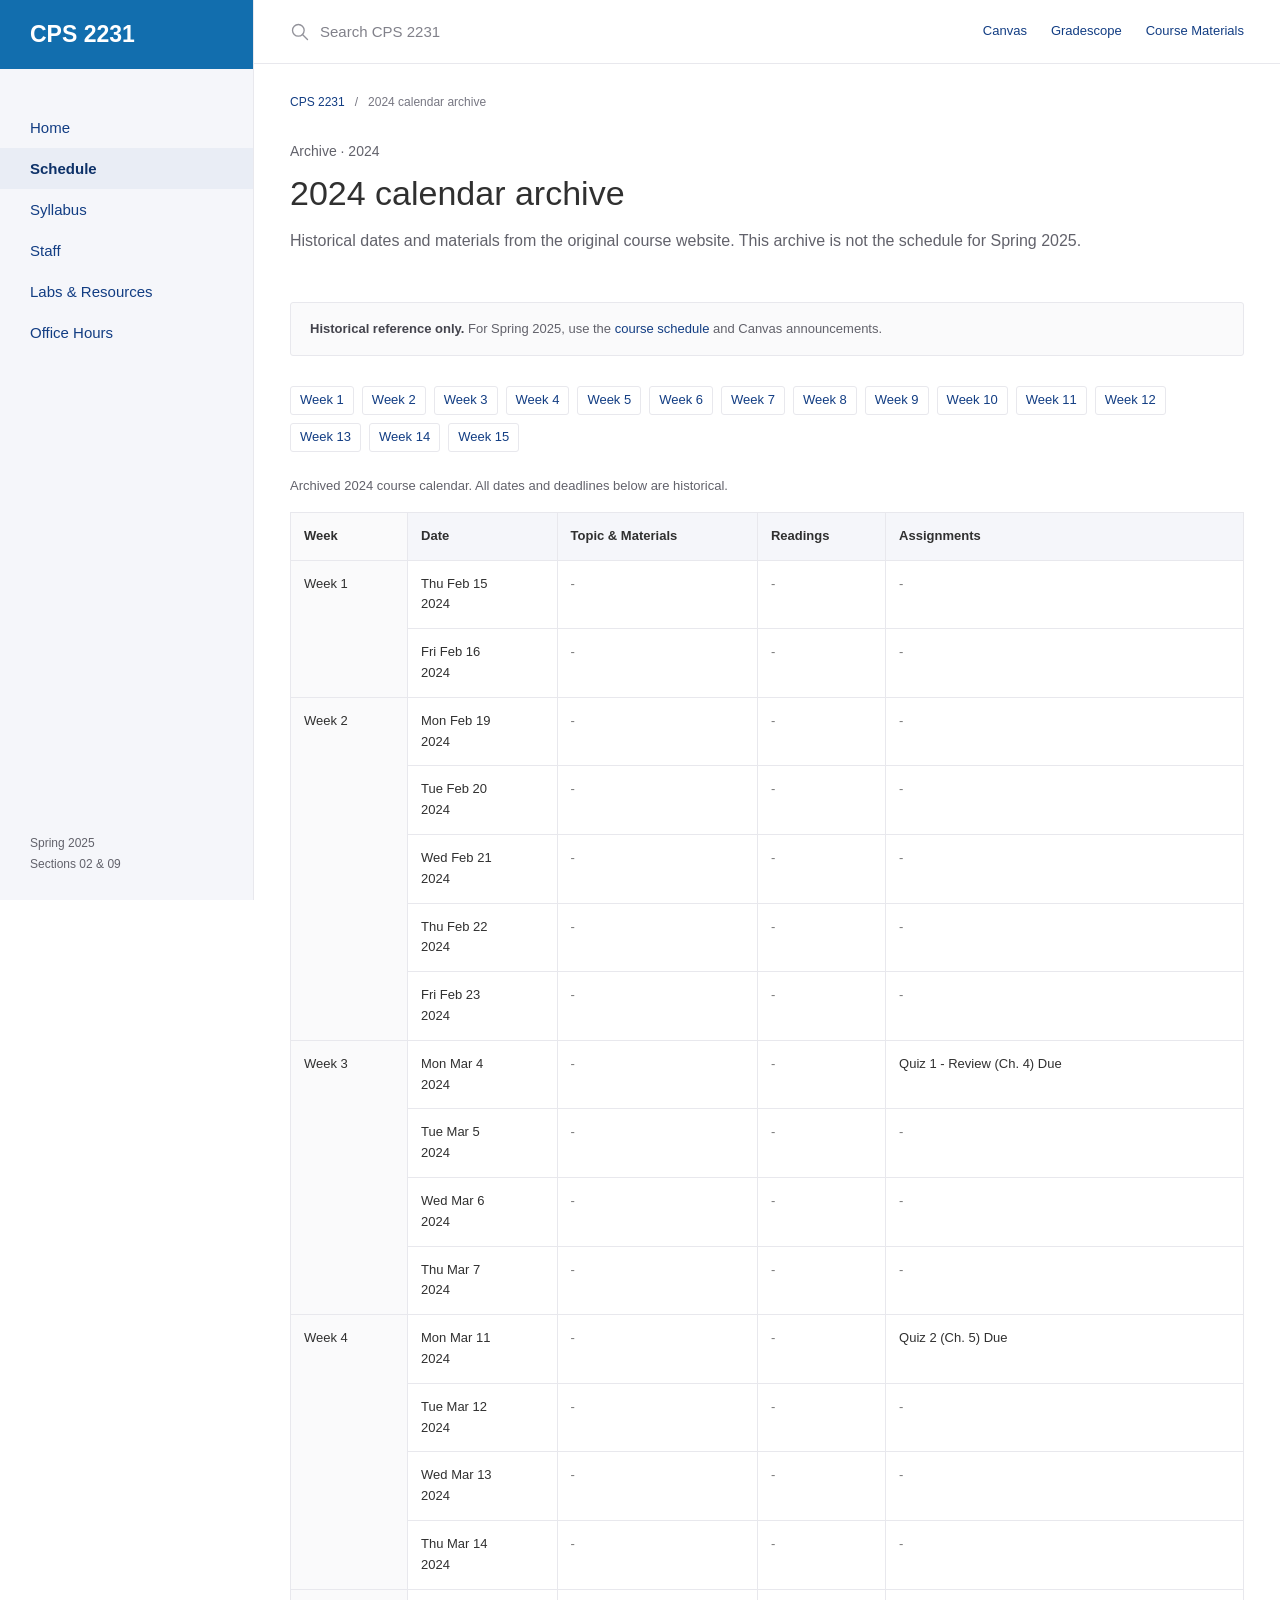
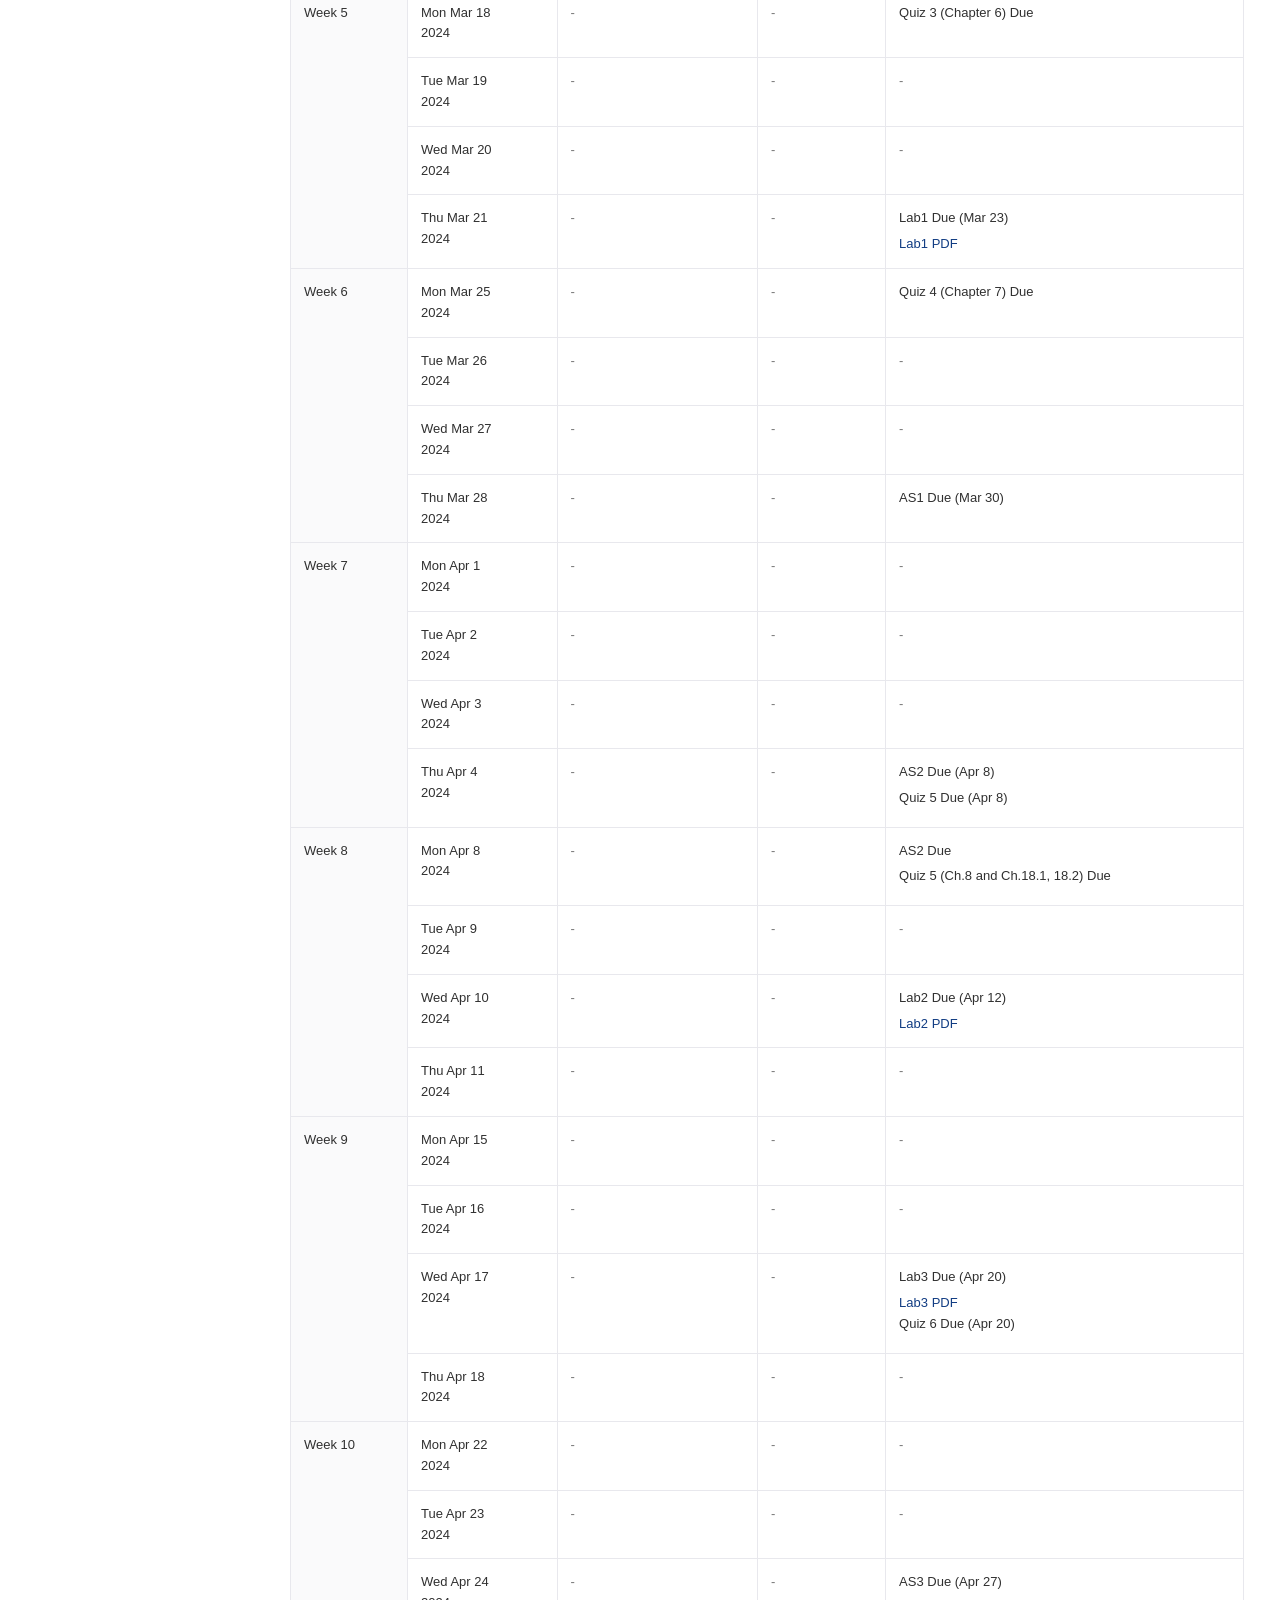
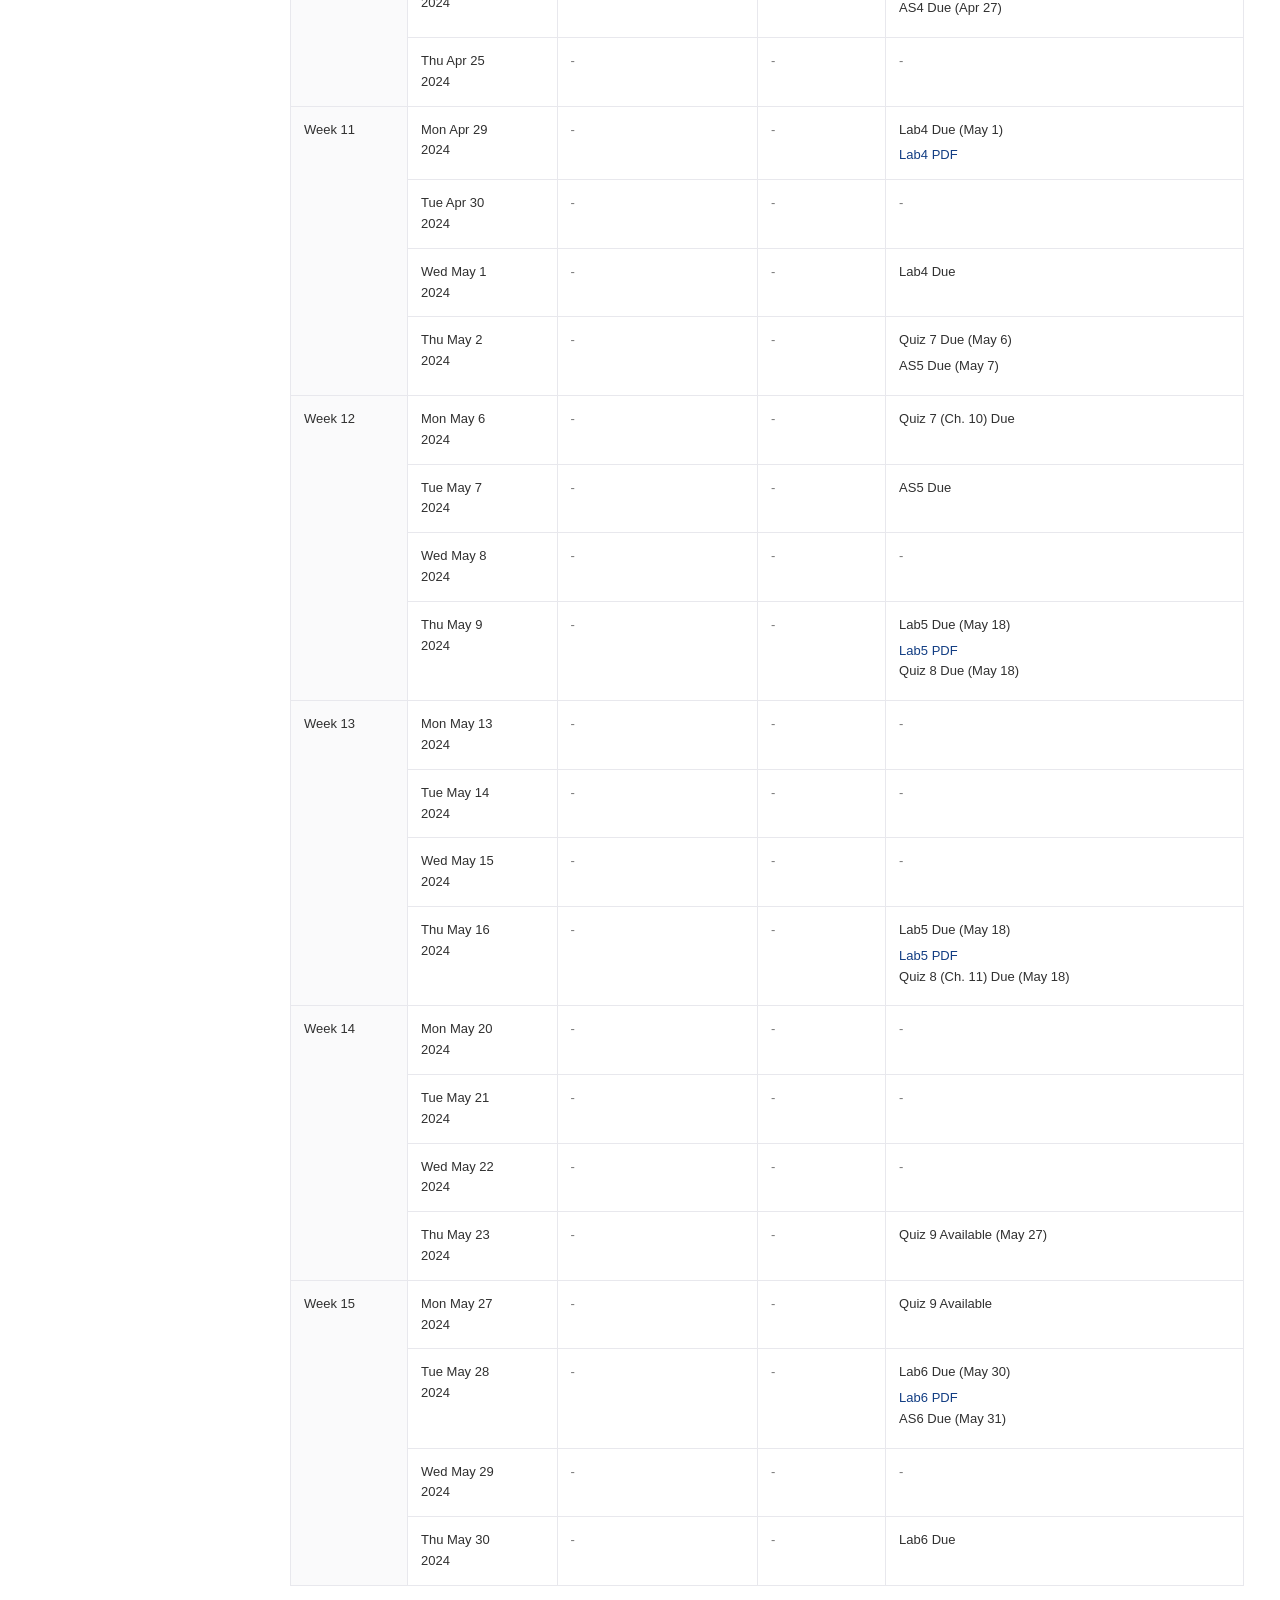
<file: archive/calendar-2024.html>
<!doctype html>
<html lang="en" id="top">
<head>
 <meta charset="utf-8">
 <meta name="viewport" content="width=device-width, initial-scale=1">
 <meta name="description" content="Historical 2024 CPS 2231 calendar, retained for reference only.">
 <meta name="theme-color" content="#ffffff">
 <title>2024 Calendar Archive | CPS 2231 · Spring 2025</title>
 <link rel="icon" href="../assets/favicon.svg" type="image/svg+xml">
 <link rel="stylesheet" href="../assets/site.css">
 <script src="../assets/search-index.js" defer></script>
 <script src="../assets/site.js" defer></script>
</head>
<body>
<a class="skip-link" href="#main">Skip to content</a>
<aside class="course-sidebar" aria-label="Course sidebar">
<div class="sidebar-heading"><a class="brand" href="../index.html" aria-label="CPS 2231 course home">CPS 2231</a><button class="menu-toggle" type="button" aria-expanded="false" aria-controls="course-navigation">Menu</button></div>
<nav class="site-nav" id="course-navigation" aria-label="Main navigation"><a href="../index.html">Home</a><a href="../calendar.html" aria-current="page">Schedule</a><a href="../syllabus.html">Syllabus</a><a href="../index.html#teaching-team">Staff</a><a href="../lab.html">Labs &amp; Resources</a><a href="../office-hours.html">Office Hours</a></nav>
<div class="sidebar-term">Spring 2025<span>Sections 02 &amp; 09</span></div>
</aside>
<header class="topbar">
<form class="site-search" role="search" hidden data-site-root="../"><label class="search-field"><svg class="icon" viewBox="0 0 24 24" aria-hidden="true"><circle cx="10" cy="10" r="7"/><path d="m15 15 6 6"/></svg><span class="sr-only">Search course pages</span><input type="search" name="q" placeholder="Search CPS 2231" autocomplete="off" aria-controls="course-search-results" aria-describedby="search-help"></label><span class="sr-only" id="search-help">Search the syllabus, schedule, laboratory resources and course contacts. Press Escape to close results.</span><div class="search-results" id="course-search-results" aria-label="Search results" hidden></div><span class="sr-only" data-search-status role="status" aria-live="polite"></span></form>
<nav class="top-links" aria-label="Course services"><a class="" href="https://kean.instructure.com/courses/36694" target="_blank" rel="noopener noreferrer">Canvas<span class="sr-only"> (opens in a new tab)</span></a><a class="" href="https://www.gradescope.com/courses/994070" target="_blank" rel="noopener noreferrer">Gradescope<span class="sr-only"> (opens in a new tab)</span></a><a class="optional-link" href="https://github.com/cps2231-course/CPS2231-Teaching-Assistant-Materials" target="_blank" rel="noopener noreferrer">Course Materials<span class="sr-only"> (opens in a new tab)</span></a></nav>
</header>
<main id="main"><section class="page-intro"><div class="container"><div class="breadcrumb"><a href="../index.html">CPS 2231</a><span aria-hidden="true">/</span><span>2024 calendar archive</span></div><p class="eyebrow">Archive · 2024</p><h1>2024 calendar archive</h1><p class="intro-copy">Historical dates and materials from the original course website. This archive is not the schedule for Spring 2025.</p></div></section><div class="container archive-content"><div class="info-note"><strong>Historical reference only.</strong> For Spring 2025, use the <a href="../calendar.html">course schedule</a> and Canvas announcements.</div><nav class="week-navigation" aria-label="Archived calendar weeks"><a class="week-nav-item" href="#week1">Week 1</a><a class="week-nav-item" href="#week2">Week 2</a><a class="week-nav-item" href="#week3">Week 3</a><a class="week-nav-item" href="#week4">Week 4</a><a class="week-nav-item" href="#week5">Week 5</a><a class="week-nav-item" href="#week6">Week 6</a><a class="week-nav-item" href="#week7">Week 7</a><a class="week-nav-item" href="#week8">Week 8</a><a class="week-nav-item" href="#week9">Week 9</a><a class="week-nav-item" href="#week10">Week 10</a><a class="week-nav-item" href="#week11">Week 11</a><a class="week-nav-item" href="#week12">Week 12</a><a class="week-nav-item" href="#week13">Week 13</a><a class="week-nav-item" href="#week14">Week 14</a><a class="week-nav-item" href="#week15">Week 15</a></nav><div class="table-wrap" tabindex="0" role="region" aria-label="Archived 2024 calendar; scroll horizontally on small screens"><table class="calendar-table">
                <caption>Archived 2024 course calendar. All dates and deadlines below are historical.</caption><thead>
                    <tr>
                        <th scope="col" class="week-label">Week</th>
                        <th scope="col" class="date-cell">Date</th>
                        <th scope="col" class="topic-cell">Topic & Materials</th>
                        <th scope="col" class="readings-cell">Readings</th>
                        <th scope="col" class="assignments-cell">Assignments</th>
                    </tr>
                </thead>
                <tbody>
                    <!-- Week 1 -->
                    <tr id="week1">
                        <td rowspan="2" class="week-label">Week 1</td>
                        <td class="date-cell">Thu Feb 15<br>2024</td>
                        <td class="topic-cell empty-cell">-</td>
                        <td class="readings-cell empty-cell">-</td>
                        <td class="assignments-cell empty-cell">-</td>
                    </tr>
                    <tr>
                        <td class="date-cell">Fri Feb 16<br>2024</td>
                        <td class="topic-cell empty-cell">-</td>
                        <td class="readings-cell empty-cell">-</td>
                        <td class="assignments-cell empty-cell">-</td>
                    </tr>

                    <!-- Week 2 -->
                    <tr id="week2">
                        <td rowspan="5" class="week-label">Week 2</td>
                        <td class="date-cell">Mon Feb 19<br>2024</td>
                        <td class="topic-cell empty-cell">-</td>
                        <td class="readings-cell empty-cell">-</td>
                        <td class="assignments-cell empty-cell">-</td>
                    </tr>
                    <tr>
                        <td class="date-cell">Tue Feb 20<br>2024</td>
                        <td class="topic-cell empty-cell">-</td>
                        <td class="readings-cell empty-cell">-</td>
                        <td class="assignments-cell empty-cell">-</td>
                    </tr>
                    <tr>
                        <td class="date-cell">Wed Feb 21<br>2024</td>
                        <td class="topic-cell empty-cell">-</td>
                        <td class="readings-cell empty-cell">-</td>
                        <td class="assignments-cell empty-cell">-</td>
                    </tr>
                    <tr>
                        <td class="date-cell">Thu Feb 22<br>2024</td>
                        <td class="topic-cell empty-cell">-</td>
                        <td class="readings-cell empty-cell">-</td>
                        <td class="assignments-cell empty-cell">-</td>
                    </tr>
                    <tr>
                        <td class="date-cell">Fri Feb 23<br>2024</td>
                        <td class="topic-cell empty-cell">-</td>
                        <td class="readings-cell empty-cell">-</td>
                        <td class="assignments-cell empty-cell">-</td>
                    </tr>

                    <!-- Week 3 -->
                    <tr id="week3">
                        <td rowspan="4" class="week-label">Week 3</td>
                        <td class="date-cell">Mon Mar 4<br>2024</td>
                        <td class="topic-cell empty-cell">-</td>
                        <td class="readings-cell empty-cell">-</td>
                        <td class="assignments-cell">
                            <div class="assignment-item assignment-out">Quiz 1 - Review (Ch. 4) Due</div>
                        </td>
                    </tr>
                    <tr>
                        <td class="date-cell">Tue Mar 5<br>2024</td>
                        <td class="topic-cell empty-cell">-</td>
                        <td class="readings-cell empty-cell">-</td>
                        <td class="assignments-cell empty-cell">-</td>
                    </tr>
                    <tr>
                        <td class="date-cell">Wed Mar 6<br>2024</td>
                        <td class="topic-cell empty-cell">-</td>
                        <td class="readings-cell empty-cell">-</td>
                        <td class="assignments-cell empty-cell">-</td>
                    </tr>
                    <tr>
                        <td class="date-cell">Thu Mar 7<br>2024</td>
                        <td class="topic-cell empty-cell">-</td>
                        <td class="readings-cell empty-cell">-</td>
                        <td class="assignments-cell empty-cell">-</td>
                    </tr>

                    <!-- Week 4 -->
                    <tr id="week4">
                        <td rowspan="4" class="week-label">Week 4</td>
                        <td class="date-cell">Mon Mar 11<br>2024</td>
                        <td class="topic-cell empty-cell">-</td>
                        <td class="readings-cell empty-cell">-</td>
                        <td class="assignments-cell">
                            <div class="assignment-item assignment-out">Quiz 2 (Ch. 5) Due</div>
                        </td>
                    </tr>
                    <tr>
                        <td class="date-cell">Tue Mar 12<br>2024</td>
                        <td class="topic-cell empty-cell">-</td>
                        <td class="readings-cell empty-cell">-</td>
                        <td class="assignments-cell empty-cell">-</td>
                    </tr>
                    <tr>
                        <td class="date-cell">Wed Mar 13<br>2024</td>
                        <td class="topic-cell empty-cell">-</td>
                        <td class="readings-cell empty-cell">-</td>
                        <td class="assignments-cell empty-cell">-</td>
                    </tr>
                    <tr>
                        <td class="date-cell">Thu Mar 14<br>2024</td>
                        <td class="topic-cell empty-cell">-</td>
                        <td class="readings-cell empty-cell">-</td>
                        <td class="assignments-cell empty-cell">-</td>
                    </tr>

                    <!-- Week 5 -->
                    <tr id="week5">
                        <td rowspan="4" class="week-label">Week 5</td>
                        <td class="date-cell">Mon Mar 18<br>2024</td>
                        <td class="topic-cell empty-cell">-</td>
                        <td class="readings-cell empty-cell">-</td>
                        <td class="assignments-cell">
                            <div class="assignment-item assignment-out">Quiz 3 (Chapter 6) Due</div>
                        </td>
                    </tr>
                    <tr>
                        <td class="date-cell">Tue Mar 19<br>2024</td>
                        <td class="topic-cell empty-cell">-</td>
                        <td class="readings-cell empty-cell">-</td>
                        <td class="assignments-cell empty-cell">-</td>
                    </tr>
                    <tr>
                        <td class="date-cell">Wed Mar 20<br>2024</td>
                        <td class="topic-cell empty-cell">-</td>
                        <td class="readings-cell empty-cell">-</td>
                        <td class="assignments-cell empty-cell">-</td>
                    </tr>
                    <tr>
                        <td class="date-cell">Thu Mar 21<br>2024</td>
                        <td class="topic-cell empty-cell">-</td>
                        <td class="readings-cell empty-cell">-</td>
                        <td class="assignments-cell">
                            <div class="assignment-item assignment-out">Lab1 Due (Mar 23)</div>
                            <div class="lecture-links">
                                <a href="https://github.com/cps2231-course/CPS2231-Teaching-Assistant-Materials/blob/main/CPS%202231%20Labs/Lab1/Lab1.pdf" target="_blank" rel="noopener noreferrer" class="lecture-link">Lab1 PDF</a>
                            </div>
                        </td>
                    </tr>

                    <!-- Week 6 -->
                    <tr id="week6">
                        <td rowspan="4" class="week-label">Week 6</td>
                        <td class="date-cell">Mon Mar 25<br>2024</td>
                        <td class="topic-cell empty-cell">-</td>
                        <td class="readings-cell empty-cell">-</td>
                        <td class="assignments-cell">
                            <div class="assignment-item assignment-out">Quiz 4 (Chapter 7) Due</div>
                        </td>
                    </tr>
                    <tr>
                        <td class="date-cell">Tue Mar 26<br>2024</td>
                        <td class="topic-cell empty-cell">-</td>
                        <td class="readings-cell empty-cell">-</td>
                        <td class="assignments-cell empty-cell">-</td>
                    </tr>
                    <tr>
                        <td class="date-cell">Wed Mar 27<br>2024</td>
                        <td class="topic-cell empty-cell">-</td>
                        <td class="readings-cell empty-cell">-</td>
                        <td class="assignments-cell empty-cell">-</td>
                    </tr>
                    <tr>
                        <td class="date-cell">Thu Mar 28<br>2024</td>
                        <td class="topic-cell empty-cell">-</td>
                        <td class="readings-cell empty-cell">-</td>
                        <td class="assignments-cell">
                            <div class="assignment-item assignment-out">AS1 Due (Mar 30)</div>
                        </td>
                    </tr>

                    <!-- Week 7 -->
                    <tr id="week7">
                        <td rowspan="4" class="week-label">Week 7</td>
                        <td class="date-cell">Mon Apr 1<br>2024</td>
                        <td class="topic-cell empty-cell">-</td>
                        <td class="readings-cell empty-cell">-</td>
                        <td class="assignments-cell empty-cell">-</td>
                    </tr>
                    <tr>
                        <td class="date-cell">Tue Apr 2<br>2024</td>
                        <td class="topic-cell empty-cell">-</td>
                        <td class="readings-cell empty-cell">-</td>
                        <td class="assignments-cell empty-cell">-</td>
                    </tr>
                    <tr>
                        <td class="date-cell">Wed Apr 3<br>2024</td>
                        <td class="topic-cell empty-cell">-</td>
                        <td class="readings-cell empty-cell">-</td>
                        <td class="assignments-cell empty-cell">-</td>
                    </tr>
                    <tr>
                        <td class="date-cell">Thu Apr 4<br>2024</td>
                        <td class="topic-cell empty-cell">-</td>
                        <td class="readings-cell empty-cell">-</td>
                        <td class="assignments-cell">
                            <div class="assignment-item assignment-out">AS2 Due (Apr 8)</div>
                            <div class="assignment-item assignment-out">Quiz 5 Due (Apr 8)</div>
                        </td>
                    </tr>

                    <!-- Week 8 -->
                    <tr id="week8">
                        <td rowspan="4" class="week-label">Week 8</td>
                        <td class="date-cell">Mon Apr 8<br>2024</td>
                        <td class="topic-cell empty-cell">-</td>
                        <td class="readings-cell empty-cell">-</td>
                        <td class="assignments-cell">
                            <div class="assignment-item assignment-out">AS2 Due</div>
                            <div class="assignment-item assignment-out">Quiz 5 (Ch.8 and Ch.18.1, 18.2) Due</div>
                        </td>
                    </tr>
                    <tr>
                        <td class="date-cell">Tue Apr 9<br>2024</td>
                        <td class="topic-cell empty-cell">-</td>
                        <td class="readings-cell empty-cell">-</td>
                        <td class="assignments-cell empty-cell">-</td>
                    </tr>
                    <tr>
                        <td class="date-cell">Wed Apr 10<br>2024</td>
                        <td class="topic-cell empty-cell">-</td>
                        <td class="readings-cell empty-cell">-</td>
                        <td class="assignments-cell">
                            <div class="assignment-item assignment-out">Lab2 Due (Apr 12)</div>
                            <div class="lecture-links">
                                <a href="https://github.com/cps2231-course/CPS2231-Teaching-Assistant-Materials/blob/main/CPS%202231%20Labs/Lab2/Lab2.pdf" target="_blank" rel="noopener noreferrer" class="lecture-link">Lab2 PDF</a>
                            </div>
                        </td>
                    </tr>
                    <tr>
                        <td class="date-cell">Thu Apr 11<br>2024</td>
                        <td class="topic-cell empty-cell">-</td>
                        <td class="readings-cell empty-cell">-</td>
                        <td class="assignments-cell empty-cell">-</td>
                    </tr>

                    <!-- Week 9 -->
                    <tr id="week9">
                        <td rowspan="4" class="week-label">Week 9</td>
                        <td class="date-cell">Mon Apr 15<br>2024</td>
                        <td class="topic-cell empty-cell">-</td>
                        <td class="readings-cell empty-cell">-</td>
                        <td class="assignments-cell empty-cell">-</td>
                    </tr>
                    <tr>
                        <td class="date-cell">Tue Apr 16<br>2024</td>
                        <td class="topic-cell empty-cell">-</td>
                        <td class="readings-cell empty-cell">-</td>
                        <td class="assignments-cell empty-cell">-</td>
                    </tr>
                    <tr>
                        <td class="date-cell">Wed Apr 17<br>2024</td>
                        <td class="topic-cell empty-cell">-</td>
                        <td class="readings-cell empty-cell">-</td>
                        <td class="assignments-cell">
                            <div class="assignment-item assignment-out">Lab3 Due (Apr 20)</div>
                            <div class="lecture-links">
                                <a href="https://github.com/cps2231-course/CPS2231-Teaching-Assistant-Materials/blob/main/CPS%202231%20Labs/Lab3/Lab3.pdf" target="_blank" rel="noopener noreferrer" class="lecture-link">Lab3 PDF</a>
                            </div>
                            <div class="assignment-item assignment-out">Quiz 6 Due (Apr 20)</div>
                        </td>
                    </tr>
                    <tr>
                        <td class="date-cell">Thu Apr 18<br>2024</td>
                        <td class="topic-cell empty-cell">-</td>
                        <td class="readings-cell empty-cell">-</td>
                        <td class="assignments-cell empty-cell">-</td>
                    </tr>

                    <!-- Week 10 -->
                    <tr id="week10">
                        <td rowspan="4" class="week-label">Week 10</td>
                        <td class="date-cell">Mon Apr 22<br>2024</td>
                        <td class="topic-cell empty-cell">-</td>
                        <td class="readings-cell empty-cell">-</td>
                        <td class="assignments-cell empty-cell">-</td>
                    </tr>
                    <tr>
                        <td class="date-cell">Tue Apr 23<br>2024</td>
                        <td class="topic-cell empty-cell">-</td>
                        <td class="readings-cell empty-cell">-</td>
                        <td class="assignments-cell empty-cell">-</td>
                    </tr>
                    <tr>
                        <td class="date-cell">Wed Apr 24<br>2024</td>
                        <td class="topic-cell empty-cell">-</td>
                        <td class="readings-cell empty-cell">-</td>
                        <td class="assignments-cell">
                            <div class="assignment-item assignment-out">AS3 Due (Apr 27)</div>
                            <div class="assignment-item assignment-out">AS4 Due (Apr 27)</div>
                        </td>
                    </tr>
                    <tr>
                        <td class="date-cell">Thu Apr 25<br>2024</td>
                        <td class="topic-cell empty-cell">-</td>
                        <td class="readings-cell empty-cell">-</td>
                        <td class="assignments-cell empty-cell">-</td>
                    </tr>

                    <!-- Week 11 -->
                    <tr id="week11">
                        <td rowspan="4" class="week-label">Week 11</td>
                        <td class="date-cell">Mon Apr 29<br>2024</td>
                        <td class="topic-cell empty-cell">-</td>
                        <td class="readings-cell empty-cell">-</td>
                        <td class="assignments-cell">
                            <div class="assignment-item assignment-out">Lab4 Due (May 1)</div>
                            <div class="lecture-links">
                                <a href="https://github.com/cps2231-course/CPS2231-Teaching-Assistant-Materials/blob/main/CPS%202231%20Labs/Lab4/Lab4.pdf" target="_blank" rel="noopener noreferrer" class="lecture-link">Lab4 PDF</a>
                            </div>
                        </td>
                    </tr>
                    <tr>
                        <td class="date-cell">Tue Apr 30<br>2024</td>
                        <td class="topic-cell empty-cell">-</td>
                        <td class="readings-cell empty-cell">-</td>
                        <td class="assignments-cell empty-cell">-</td>
                    </tr>
                    <tr>
                        <td class="date-cell">Wed May 1<br>2024</td>
                        <td class="topic-cell empty-cell">-</td>
                        <td class="readings-cell empty-cell">-</td>
                        <td class="assignments-cell">
                            <div class="assignment-item assignment-out">Lab4 Due</div>
                        </td>
                    </tr>
                    <tr>
                        <td class="date-cell">Thu May 2<br>2024</td>
                        <td class="topic-cell empty-cell">-</td>
                        <td class="readings-cell empty-cell">-</td>
                        <td class="assignments-cell">
                            <div class="assignment-item assignment-out">Quiz 7 Due (May 6)</div>
                            <div class="assignment-item assignment-out">AS5 Due (May 7)</div>
                        </td>
                    </tr>

                    <!-- Week 12 -->
                    <tr id="week12">
                        <td rowspan="4" class="week-label">Week 12</td>
                        <td class="date-cell">Mon May 6<br>2024</td>
                        <td class="topic-cell empty-cell">-</td>
                        <td class="readings-cell empty-cell">-</td>
                        <td class="assignments-cell">
                            <div class="assignment-item assignment-out">Quiz 7 (Ch. 10) Due</div>
                        </td>
                    </tr>
                    <tr>
                        <td class="date-cell">Tue May 7<br>2024</td>
                        <td class="topic-cell empty-cell">-</td>
                        <td class="readings-cell empty-cell">-</td>
                        <td class="assignments-cell">
                            <div class="assignment-item assignment-out">AS5 Due</div>
                        </td>
                    </tr>
                    <tr>
                        <td class="date-cell">Wed May 8<br>2024</td>
                        <td class="topic-cell empty-cell">-</td>
                        <td class="readings-cell empty-cell">-</td>
                        <td class="assignments-cell empty-cell">-</td>
                    </tr>
                    <tr>
                        <td class="date-cell">Thu May 9<br>2024</td>
                        <td class="topic-cell empty-cell">-</td>
                        <td class="readings-cell empty-cell">-</td>
                        <td class="assignments-cell">
                            <div class="assignment-item assignment-out">Lab5 Due (May 18)</div>
                            <div class="lecture-links">
                                <a href="https://github.com/cps2231-course/CPS2231-Teaching-Assistant-Materials/blob/main/CPS%202231%20Labs/Lab5/Lab5.pdf" target="_blank" rel="noopener noreferrer" class="lecture-link">Lab5 PDF</a>
                            </div>
                            <div class="assignment-item assignment-out">Quiz 8 Due (May 18)</div>
                        </td>
                    </tr>

                    <!-- Week 13 -->
                    <tr id="week13">
                        <td rowspan="4" class="week-label">Week 13</td>
                        <td class="date-cell">Mon May 13<br>2024</td>
                        <td class="topic-cell empty-cell">-</td>
                        <td class="readings-cell empty-cell">-</td>
                        <td class="assignments-cell empty-cell">-</td>
                    </tr>
                    <tr>
                        <td class="date-cell">Tue May 14<br>2024</td>
                        <td class="topic-cell empty-cell">-</td>
                        <td class="readings-cell empty-cell">-</td>
                        <td class="assignments-cell empty-cell">-</td>
                    </tr>
                    <tr>
                        <td class="date-cell">Wed May 15<br>2024</td>
                        <td class="topic-cell empty-cell">-</td>
                        <td class="readings-cell empty-cell">-</td>
                        <td class="assignments-cell empty-cell">-</td>
                    </tr>
                    <tr>
                        <td class="date-cell">Thu May 16<br>2024</td>
                        <td class="topic-cell empty-cell">-</td>
                        <td class="readings-cell empty-cell">-</td>
                        <td class="assignments-cell">
                            <div class="assignment-item assignment-out">Lab5 Due (May 18)</div>
                            <div class="lecture-links">
                                <a href="https://github.com/cps2231-course/CPS2231-Teaching-Assistant-Materials/blob/main/CPS%202231%20Labs/Lab5/Lab5.pdf" target="_blank" rel="noopener noreferrer" class="lecture-link">Lab5 PDF</a>
                            </div>
                            <div class="assignment-item assignment-out">Quiz 8 (Ch. 11) Due (May 18)</div>
                        </td>
                    </tr>

                    <!-- Week 14 -->
                    <tr id="week14">
                        <td rowspan="4" class="week-label">Week 14</td>
                        <td class="date-cell">Mon May 20<br>2024</td>
                        <td class="topic-cell empty-cell">-</td>
                        <td class="readings-cell empty-cell">-</td>
                        <td class="assignments-cell empty-cell">-</td>
                    </tr>
                    <tr>
                        <td class="date-cell">Tue May 21<br>2024</td>
                        <td class="topic-cell empty-cell">-</td>
                        <td class="readings-cell empty-cell">-</td>
                        <td class="assignments-cell empty-cell">-</td>
                    </tr>
                    <tr>
                        <td class="date-cell">Wed May 22<br>2024</td>
                        <td class="topic-cell empty-cell">-</td>
                        <td class="readings-cell empty-cell">-</td>
                        <td class="assignments-cell empty-cell">-</td>
                    </tr>
                    <tr>
                        <td class="date-cell">Thu May 23<br>2024</td>
                        <td class="topic-cell empty-cell">-</td>
                        <td class="readings-cell empty-cell">-</td>
                        <td class="assignments-cell">
                            <div class="assignment-item assignment-out">Quiz 9 Available (May 27)</div>
                        </td>
                    </tr>

                    <!-- Week 15 -->
                    <tr id="week15">
                        <td rowspan="4" class="week-label">Week 15</td>
                        <td class="date-cell">Mon May 27<br>2024</td>
                        <td class="topic-cell empty-cell">-</td>
                        <td class="readings-cell empty-cell">-</td>
                        <td class="assignments-cell">
                            <div class="assignment-item assignment-out">Quiz 9 Available</div>
                        </td>
                    </tr>
                    <tr>
                        <td class="date-cell">Tue May 28<br>2024</td>
                        <td class="topic-cell empty-cell">-</td>
                        <td class="readings-cell empty-cell">-</td>
                        <td class="assignments-cell">
                            <div class="assignment-item assignment-out">Lab6 Due (May 30)</div>
                            <div class="lecture-links">
                                <a href="https://github.com/cps2231-course/CPS2231-Teaching-Assistant-Materials/blob/main/CPS%202231%20Labs/Lab6/Lab6.pdf" target="_blank" rel="noopener noreferrer" class="lecture-link">Lab6 PDF</a>
                            </div>
                            <div class="assignment-item assignment-out">AS6 Due (May 31)</div>
                        </td>
                    </tr>
                    <tr>
                        <td class="date-cell">Wed May 29<br>2024</td>
                        <td class="topic-cell empty-cell">-</td>
                        <td class="readings-cell empty-cell">-</td>
                        <td class="assignments-cell empty-cell">-</td>
                    </tr>
                    <tr>
                        <td class="date-cell">Thu May 30<br>2024</td>
                        <td class="topic-cell empty-cell">-</td>
                        <td class="readings-cell empty-cell">-</td>
                        <td class="assignments-cell">
                            <div class="assignment-item assignment-out">Lab6 Due</div>
                        </td>
                    </tr>
                </tbody>
            </table></div></div></main>
</body>
</html>
</file>
<file: assets/site.css>
@charset "UTF-8";
:root {
  --ink: #303030;
  --muted: #62626b;
  --link: #123d83;
  --line: #e8e8ed;
  --soft: #f5f6fa;
  --sidebar: 254px;
  --topbar: 64px;
  --sans: Arial, Helvetica, sans-serif;
}
* { box-sizing: border-box; }
html { scroll-padding-top: 90px; }
body { margin: 0; color: var(--ink); background: white; font: 16px/1.6 var(--sans); }
button, input { font: inherit; }
button { cursor: pointer; }
a { color: var(--link); text-decoration: none; text-underline-offset: 3px; }
a:hover { text-decoration: underline; }
h1, h2, h3, p { margin-top: 0; }
h1 { font-size: 34px; line-height: 1.25; font-weight: 400; letter-spacing: normal; margin-bottom: 12px; }
h2 { font-size: 23px; line-height: 1.35; font-weight: 700; margin-bottom: 18px; }
h3 { font-size: 18px; line-height: 1.4; margin-bottom: 12px; }
p { margin-bottom: 18px; }
ul, ol { padding-left: 24px; }
li + li { margin-top: 7px; }
svg { flex-shrink: 0; }
[hidden] { display: none !important; }
::selection { background: #dce8f5; }
:focus-visible { outline: 2px solid #3974b2; outline-offset: 4px; }
.container { width: min(1200px, calc(100% - 72px)); margin-inline: auto; }
.icon { width: 17px; height: 17px; fill: none; stroke: currentColor; stroke-width: 1.6; stroke-linecap: round; stroke-linejoin: round; }
.sr-only { position: absolute; width: 1px; height: 1px; padding: 0; margin: -1px; overflow: hidden; clip: rect(0,0,0,0); white-space: nowrap; border: 0; }
.skip-link { position: fixed; top: -100px; left: 20px; z-index: 100; padding: 10px 20px; background: white; border: 1px solid var(--line); }
.skip-link:focus { top: 8px; }

/* Course navigation, shared by every page. */
.course-sidebar { position: fixed; inset: 0 auto 0 0; width: var(--sidebar); background: var(--soft); border-right: 1px solid var(--line); z-index: 40; display: flex; flex-direction: column; }
.sidebar-heading { flex-shrink: 0; }
.brand { min-height: var(--topbar); padding: 16px 30px; display: flex; align-items: center; color: white; background: #126eae; font-size: 23px; font-weight: 700; }
.brand:hover { text-decoration: none; background: #0e619b; }
.site-nav { padding-top: 38px; overflow-y: auto; }
.site-nav a { display: block; color: var(--link); font-size: 15px; line-height: 1.4; padding: 10px 30px; }
.site-nav a:hover { background: #edf0f7; text-decoration: none; }
.site-nav a[aria-current="page"] { background: #e9edf5; color: #0d3168; font-weight: 700; }
.sidebar-term { padding: 26px 30px; margin-top: auto; color: var(--muted); font-size: 12px; line-height: 1.7; }
.sidebar-term span { display: block; }
.menu-toggle { display: none; align-items: center; justify-content: center; color: white; background: transparent; border: 1px solid #ffffff70; border-radius: 3px; padding: 6px 11px; font-size: 14px; }
.topbar { position: fixed; top: 0; left: var(--sidebar); right: 0; min-height: var(--topbar); z-index: 30; display: flex; align-items: center; justify-content: space-between; gap: 22px; border-bottom: 1px solid var(--line); padding: 0 36px; background: white; }
.top-links { display: flex; align-items: center; gap: 24px; font-size: 13px; white-space: nowrap; }
.site-search { position: relative; max-width: 350px; flex: 1; min-width: 150px; }
.search-field { display: flex; align-items: center; gap: 10px; color: #92929a; }
.search-field .icon { width: 20px; height: 20px; }
.search-field input { min-width: 0; width: 100%; border: 0; border-radius: 0; background: white; padding: 12px 0; font-size: 15px; color: var(--ink); }
.search-field input:focus { outline: 0; }
.search-field:focus-within { box-shadow: 0 2px 0 #3974b2; }
.search-field input::placeholder { color: #81818a; }
.search-results { position: absolute; top: calc(100% + 7px); left: -12px; width: min(510px, 70vw); max-height: 65vh; overflow: auto; background: white; border: 1px solid #dddfe6; border-radius: 3px; box-shadow: 0 5px 18px #16223c15; padding: 6px 0; }
.search-result { display: block; padding: 12px 16px; border-bottom: 1px solid var(--line); }
.search-result:last-child { border-bottom: 0; }
.search-result:hover { background: #f6f7fa; text-decoration: none; }
.search-result strong { display: block; font-size: 14px; font-weight: 700; }
.search-result small { display: block; color: var(--muted); font-size: 12px; line-height: 1.5; margin-top: 4px; }
.search-empty { margin: 0; padding: 13px 16px; color: var(--muted); font-size: 13px; }
main { margin-left: var(--sidebar); padding-top: var(--topbar); padding-bottom: 48px; }

/* Titles and course content. */
.course-heading { padding-top: 45px; padding-bottom: 23px; }
.course-heading h1 { margin-bottom: 11px; }
.term-line { font-size: 16px; color: var(--muted); font-weight: 700; margin-bottom: 14px; }
.meeting-summary { color: var(--muted); font-size: 14px; margin: 0; line-height: 1.8; }
.meeting-summary span { display: inline-block; margin-right: 22px; }
.course-materials { margin: 12px 0 0; font-size: 14px; }
.course-layout { padding-top: 9px; }
.course-content { max-width: 990px; }
.course-section + .course-section { margin-top: 37px; }
.course-section p { margin-bottom: 17px; }
.course-section h2 { padding: 0; border: 0; }
.announcement-section { margin-bottom: 35px; border: 1px solid var(--line); border-radius: 4px; background: #fafafb; padding: 21px 24px; }
.announcement-section h2 { font-size: 13px; font-weight: 700; letter-spacing: 1px; text-transform: uppercase; color: #6c6c76; margin-bottom: 12px; }
.announcement-section p { margin: 0; color: #595961; font-size: 15px; }
.update-note { padding: 0; background: transparent; border: 0; }
.outcomes-list { font-size: 16px; }
.topics-list { display: grid; grid-template-columns: 1fr 1fr; gap: 6px 34px; }
.topics-list li + li { margin-top: 0; }
.staff-table { width: 100%; border-collapse: collapse; font-size: 14px; margin-bottom: 18px; }
.staff-table th { text-align: left; font-weight: 700; font-size: 13px; color: var(--muted); padding: 11px 18px 11px 0; border-bottom: 1px solid #d8dbe3; }
.staff-table td { vertical-align: top; padding: 13px 18px 13px 0; border-bottom: 1px solid var(--line); }
.staff-table .staff-role { color: var(--muted); }
.staff-table a { overflow-wrap: anywhere; }
.staff-table th:first-child { width: 30%; }
.staff-table th:nth-child(2) { width: 25%; }
.section { padding-block: 30px; }
.section-label { display: none; }
.page-intro { padding: 29px 0 25px; }
.breadcrumb { display: flex; gap: 10px; font-size: 12px; color: #777782; margin-bottom: 28px; }
.eyebrow { font-size: 14px; color: var(--muted); margin-bottom: 9px; }
.page-intro h1 { margin-bottom: 14px; }
.intro-copy { max-width: 800px; font-size: 16px; color: var(--muted); margin-bottom: 0; }
.page-layout { display: grid; grid-template-columns: minmax(0, 1fr) 220px; gap: 50px; padding-top: 12px; }
.page-layout > * { min-width: 0; }
.content-section + .content-section { margin-top: 34px; padding-top: 27px; border-top: 1px solid var(--line); }
.content-section p { font-size: 15px; }
.page-aside { border-left: 1px solid var(--line); padding-left: 22px; }
.page-aside h2 { font-size: 17px; }
.page-aside p, .page-aside li { font-size: 13px; color: var(--muted); }
.button, .text-link { display: inline-flex; align-items: center; gap: 6px; font-size: 14px; }
.button { border: 1px solid #d9dde6; border-radius: 3px; background: white; padding: 7px 12px; }
.button:hover { background: #f5f7fb; text-decoration: none; }
.button .icon, .text-link .icon { width: 14px; height: 14px; }
.info-note { padding: 16px 19px; margin: 23px 0; border: 1px solid var(--line); border-radius: 3px; background: #fafafb; color: var(--muted); font-size: 13px; }
.info-note p { font-size: 13px; }
.info-note p:last-child { margin-bottom: 0; }
.info-note strong { color: #44444d; }
.definition-list { margin: 0; font-size: 15px; }
.definition-list > div { display: grid; grid-template-columns: 130px 1fr; gap: 20px; border-bottom: 1px solid var(--line); padding: 12px 0; }
.definition-list dt { color: var(--muted); }
.definition-list dd { margin: 0; }
.table-wrap { overflow-x: auto; }
.schedule-table { width: 100%; min-width: 490px; border-collapse: collapse; font-size: 14px; }
.schedule-table caption { color: var(--muted); text-align: left; font-size: 12px; margin-bottom: 14px; }
.schedule-table th { background: #f5f6fa; text-align: left; padding: 12px 15px; font-size: 13px; font-weight: 700; border-bottom: 1px solid #d9dde6; }
.schedule-table td { padding: 16px 15px; border-bottom: 1px solid var(--line); vertical-align: top; }
.schedule-table td small { display: block; font-size: 12px; color: var(--muted); }
.check-list, .syllabus-outcomes { font-size: 15px; }
.syllabus-outcomes { list-style-type: upper-alpha; }
.policy { border-bottom: 1px solid var(--line); }
.policy:first-of-type { border-top: 1px solid var(--line); }
.policy summary { list-style: none; display: flex; justify-content: space-between; gap: 18px; padding: 15px 0; font-size: 15px; font-weight: 700; cursor: pointer; }
.policy summary::-webkit-details-marker { display: none; }
.policy summary::after { content: '+'; color: var(--muted); font-weight: 400; }
.policy[open] summary::after { content: '−'; }
.policy p, .policy ul { color: var(--muted); font-size: 14px; }
.contact-links { display: grid; gap: 15px; }
.contact-link { display: block; padding-bottom: 12px; border-bottom: 1px solid var(--line); }
.contact-link strong { display: block; font-size: 14px; font-weight: 400; }
.contact-link span { display: block; font-size: 12px; color: var(--muted); overflow-wrap: anywhere; }
.aside-rule { border: 0; border-top: 1px solid var(--line); margin-block: 28px; }

/* Resource lists and archived schedule. */
.lab-toolbar { display: flex; justify-content: space-between; align-items: center; flex-wrap: wrap; gap: 15px; margin-bottom: 22px; }
.filter-group { display: flex; flex-wrap: wrap; gap: 5px; }
.filter-button { background: white; color: var(--muted); border: 1px solid transparent; border-radius: 3px; padding: 6px 12px; font-size: 13px; }
.filter-button[aria-pressed="true"] { background: #edf1f7; border-color: #d9dfe8; color: #163c72; }
.resource-count { font-size: 12px; color: var(--muted); }
.lab-feature { display: flex; align-items: center; gap: 15px; border-block: 1px solid var(--line); padding: 20px 0; }
.lab-feature > .icon:first-child { display: none; }
.lab-feature > .icon:last-of-type { margin-left: auto; }
.lab-feature h2, .lab-card h2 { font-size: 17px; font-weight: 400; margin: 0 0 5px; }
.lab-feature p, .lab-card p { color: var(--muted); font-size: 13px; margin: 0; }
.lab-feature:hover, .lab-card:hover { background: #fafbfe; text-decoration: none; }
.lab-feature:hover h2, .lab-card:hover h2 { text-decoration: underline; }
.lab-card { display: grid; grid-template-columns: 42px 1fr auto; gap: 0 12px; align-items: center; padding: 20px 0; border-bottom: 1px solid var(--line); }
.lab-card-top { grid-row: 1 / 3; }
.lab-number { color: var(--muted); font-size: 14px; }
.file-type { display: none; }
.lab-card p { grid-column: 2; }
.lab-card-bottom { grid-row: 1 / 3; grid-column: 3; display: flex; align-items: center; gap: 5px; font-size: 12px; }
.lab-card-bottom .icon { width: 14px; height: 14px; }
.week-navigation { display: flex; flex-wrap: wrap; gap: 8px; padding: 7px 0 24px; }
.week-nav-item { padding: 3px 9px; border: 1px solid var(--line); border-radius: 3px; font-size: 13px; }
.calendar-table { min-width: 850px; width: 100%; border-collapse: collapse; font-size: 13px; }
.calendar-table caption { text-align: left; color: var(--muted); font-size: 13px; padding-bottom: 15px; }
.calendar-table th { background: var(--soft); text-align: left; padding: 13px; border: 1px solid var(--line); }
.calendar-table td { padding: 13px; border: 1px solid var(--line); vertical-align: top; }
.calendar-table .week-label { min-width: 70px; background: #fafafb; }
.date-cell { white-space: nowrap; }
.empty-cell { color: #777; }
.assignment-item { margin-bottom: 5px; }
.lecture-links { display: flex; flex-wrap: wrap; gap: 10px; }

@media (min-width: 1700px) { :root { --sidebar: 280px; } .topbar { padding-inline: 42px; } .container { width: min(1340px,calc(100% - 84px)); } h1 { font-size: 36px; } }
@media (max-width: 1200px) {
  :root { --sidebar: 225px; }
  .brand { padding-inline: 26px; }
  .site-nav a { padding-inline: 26px; }
  .topbar { padding-inline: 28px; }
  .top-links { gap: 17px; }
  .container { width: calc(100% - 56px); }
  .page-layout { grid-template-columns: minmax(0,1fr); gap: 32px; }
  .page-aside { border-left: 0; border-top: 1px solid var(--line); padding: 25px 0 0; max-width: 760px; }
  .page-aside .contact-links { grid-template-columns: 1fr 1fr; gap: 15px 26px; }
  .course-content { max-width: 100%; }
}
@media (max-width: 900px) {
  :root { --sidebar: 195px; }
  .brand { font-size: 21px; padding-inline: 22px; }
  .site-nav a { padding-inline: 22px; font-size: 14px; }
  .sidebar-term { padding-inline: 22px; }
  .topbar { padding-inline: 24px; gap: 16px; }
  .top-links { gap: 15px; font-size: 12px; }
  .top-links .optional-link { display: none; }
  h1 { font-size: 30px; }
  .container { width: calc(100% - 48px); }
  .topics-list { grid-template-columns: 1fr; gap: 6px; }
  .staff-table { font-size: 13px; }
}
@media (max-width: 720px) {
  :root { --topbar: 58px; }
  html { scroll-padding-top: 80px; }
  .course-sidebar { position: sticky; top: 0; width: 100%; display: block; border: 0; }
  .sidebar-heading { display: flex; align-items: center; justify-content: space-between; gap: 20px; background: #126eae; padding-right: 20px; }
  .brand { min-height: 58px; padding: 12px 20px; font-size: 21px; }
  .menu-toggle { display: flex; }
  .site-nav { padding: 9px 0 13px; background: var(--soft); max-height: 65vh; }
  .site-nav a { padding: 9px 22px; font-size: 15px; }
  .js .site-nav { display: none; }
  .js .site-nav.is-open { display: block; }
  .sidebar-term { display: none; }
  .topbar { position: relative; inset: auto; min-height: 58px; padding: 0 20px; gap: 15px; z-index: 25; }
  .site-search { max-width: none; }
  .search-field { gap: 8px; }
  .search-field input { font-size: 14px; }
  .top-links { gap: 14px; font-size: 12px; }
  .search-results { width: min(510px,calc(100vw - 24px)); left: -8px; }
  main { margin-left: 0; padding-top: 0; padding-bottom: 35px; }
  .container { width: calc(100% - 40px); }
  .course-heading { padding-top: 30px; padding-bottom: 21px; }
  .course-heading h1 { font-size: 29px; }
  .term-line { font-size: 14px; }
  .meeting-summary { font-size: 13px; }
  .meeting-summary span { display: block; margin: 0; }
  .announcement-section { padding: 18px; }
  .announcement-section p { font-size: 14px; }
  .course-section + .course-section { margin-top: 32px; }
  .course-section p, .outcomes-list, .topics-list { font-size: 15px; }
  h1 { font-size: 29px; }
  h2 { font-size: 22px; }
  .breadcrumb { margin-bottom: 23px; }
  .intro-copy { font-size: 15px; }
  .staff-table { font-size: 12px; }
  .staff-table th, .staff-table td { padding-right: 10px; }
  .staff-table th:first-child { width: 30%; }
  .staff-table th:nth-child(2) { width: 23%; }
}
@media (max-width: 420px) {
  .container { width: calc(100% - 32px); }
  .topbar { padding-inline: 16px; }
  .top-links { gap: 10px; font-size: 11px; }
  .site-search { min-width: 120px; }
  .search-field input { font-size: 13px; }
  .course-heading h1 { font-size: 27px; }
  .definition-list > div { grid-template-columns: 100px 1fr; gap: 14px; font-size: 14px; }
  .page-aside .contact-links { grid-template-columns: 1fr; }
  .lab-card { grid-template-columns: 28px 1fr auto; gap: 0 8px; }
  .lab-card-bottom { font-size: 0; }
  .lab-card-bottom .icon { width: 18px; height: 18px; }
}
@media print {
  .course-sidebar, .topbar, .skip-link, .lab-toolbar { display: none !important; }
  main { margin: 0; padding: 0; }
  .container { width: 100%; }
  .course-heading { padding-top: 0; }
  .page-layout { display: block; }
  .page-aside { border: 0; padding: 20px 0; }
  .course-section, tr, .policy { break-inside: avoid; }
  .table-wrap { overflow: visible; }
  .schedule-table { min-width: 0; }
}
</file>
